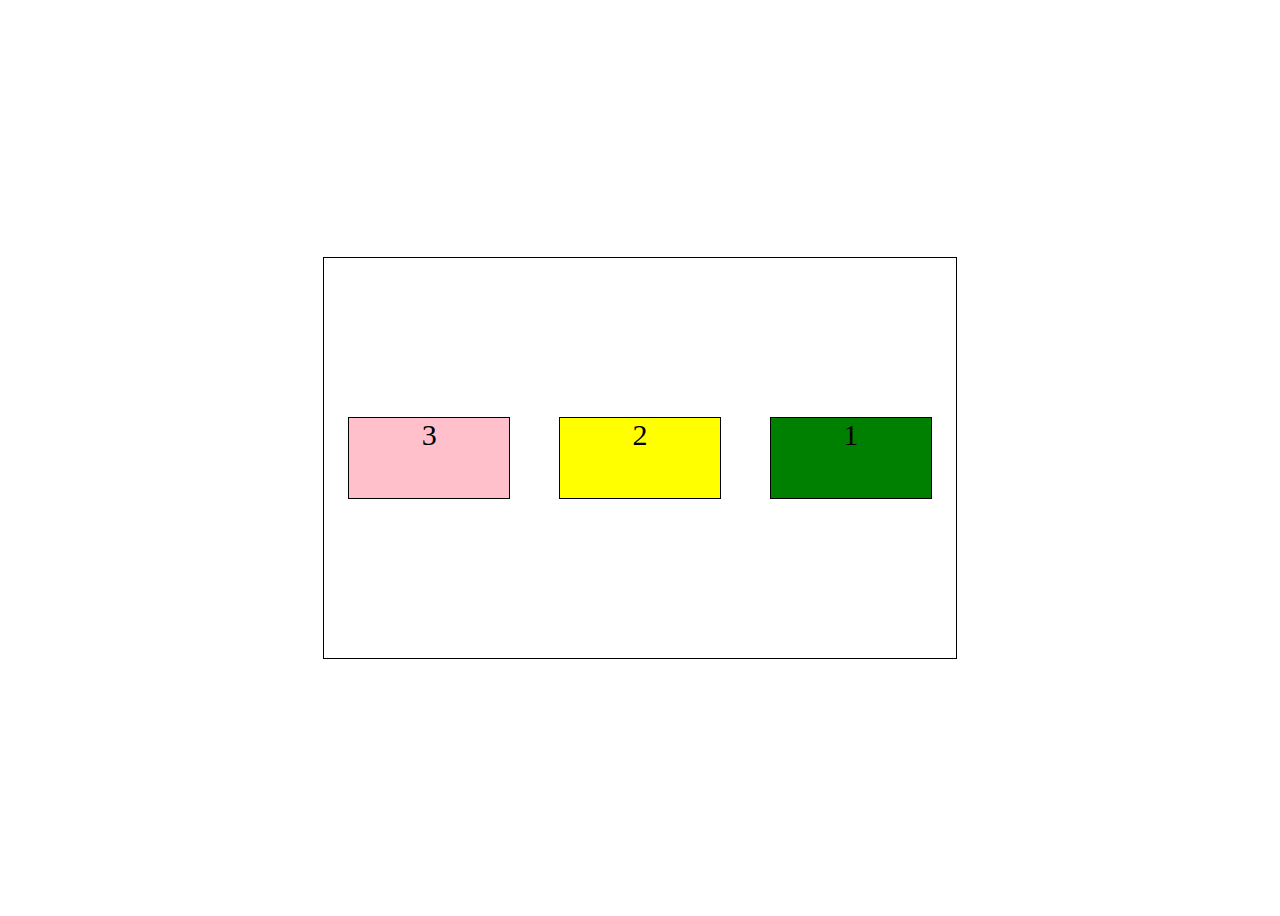
<file: pages/index.html>
<!DOCTYPE html>
<html lang="en">
  <head>
    <meta charset="UTF-8" />
    <meta name="viewport" content="width=device-width, initial-scale=1.0" />
    <title>Document</title>
    <link rel="stylesheet" href="../styles/blah.css" />
  </head>
  <body>
    <div class="container">
      <div class="boxes" id="box1">1</div>
      <div class="boxes" id="box2">2</div>
      <div class="boxes" id="box3">3</div>
      <!-- <div class="boxes" id="box4">4</div>
        <div class="boxes" id="box5">5</div>
        <div class="boxes" id="box6">6</div>
        <div class="boxes" id="box7">7</div>
        <div class="boxes" id="box8">8</div> -->
    </div>
  </body>
</html>
</file>
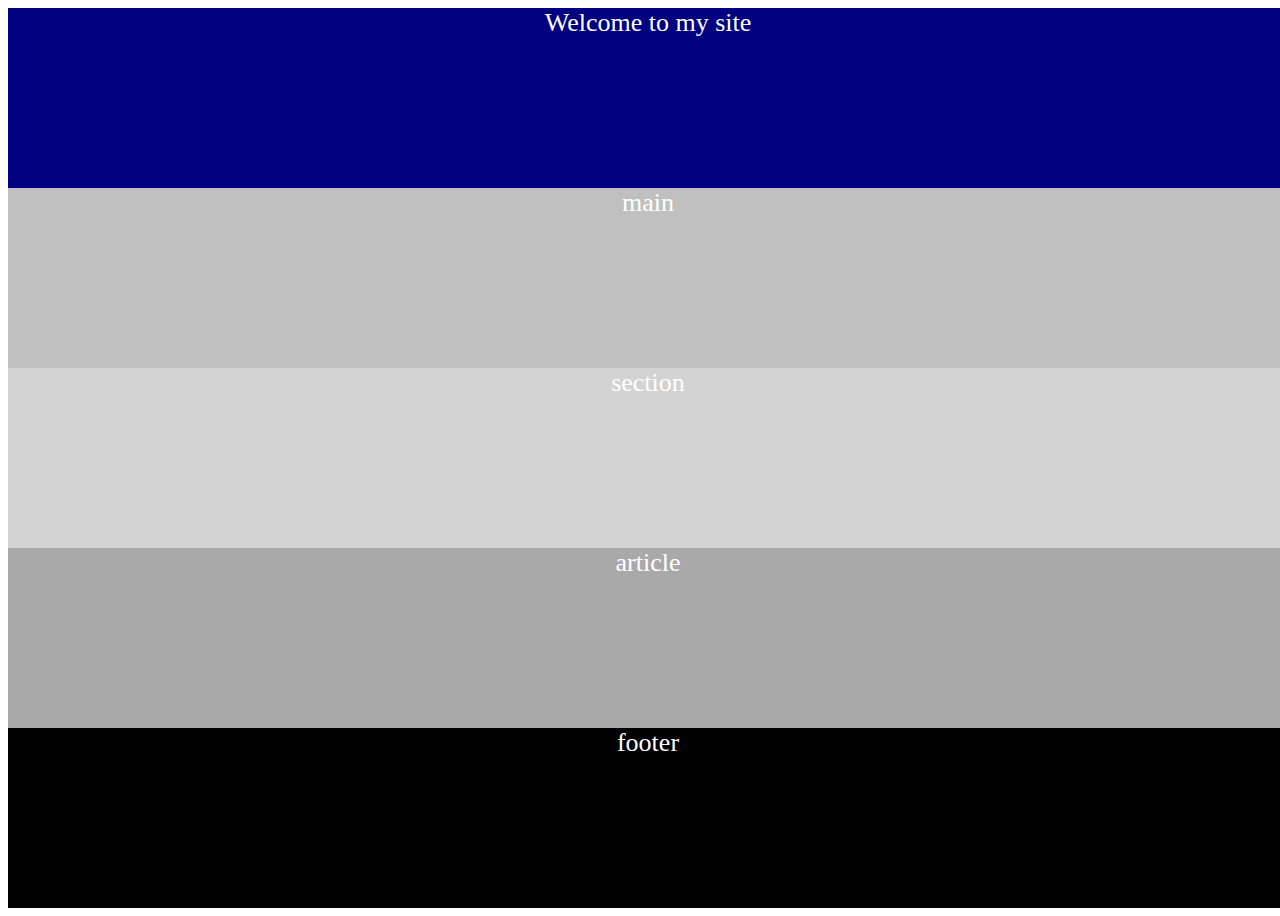
<file: pages/blah.html>
<!DOCTYPE html>
<html lang="en">
  <head></head>
  <body>
    <header>Welcome to my site</header>

    <main>main</main>
    <section>section</section>
    <article>article</article>
    <footer>footer</footer>

    <script src="../js/blah.js"></script>
  </body>
</html>
</file>
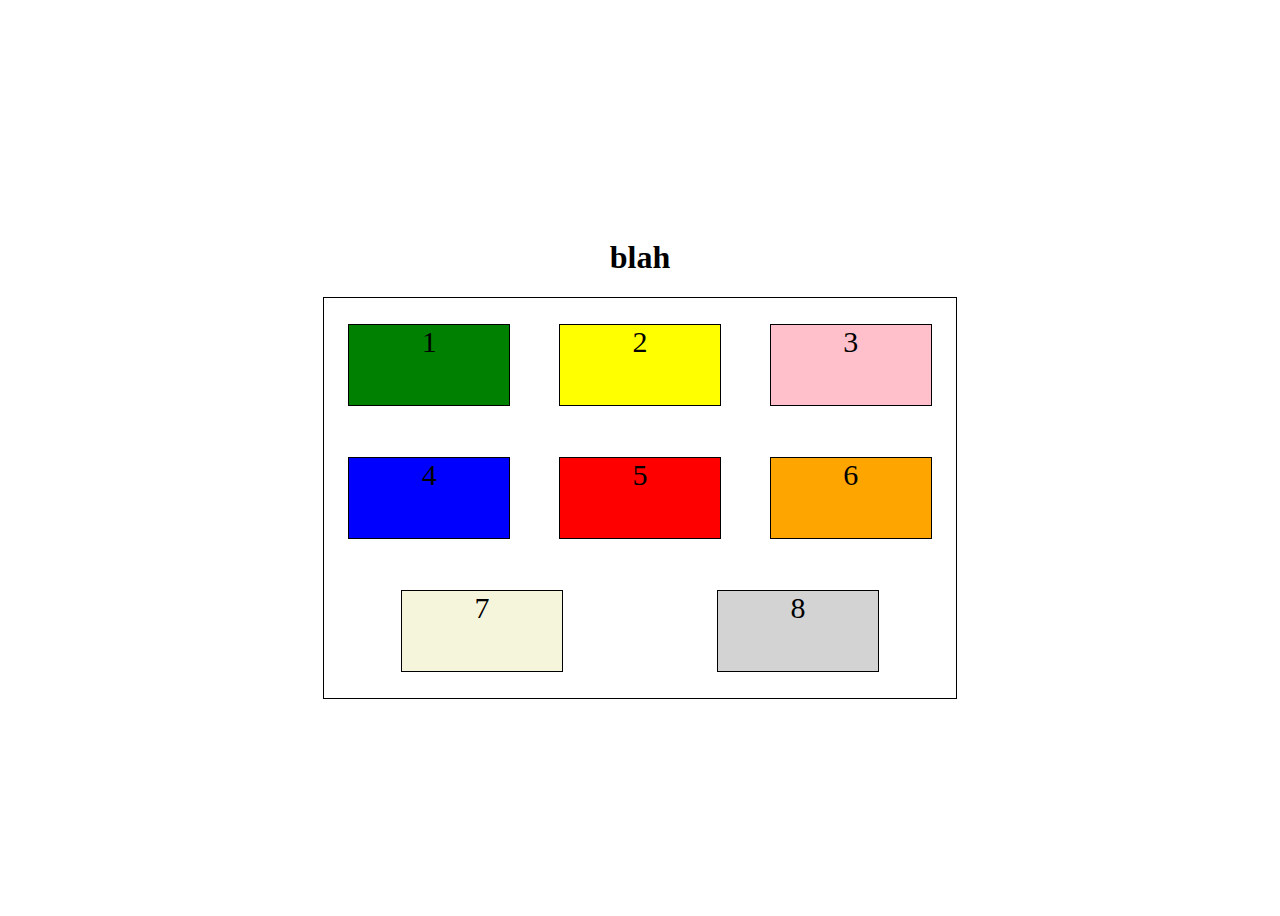
<file: pages/flexbox.html>
<!DOCTYPE html>
<html lang="en">
  <head>
    <meta charset="UTF-8" />
    <meta name="viewport" content="width=device-width, initial-scale=1.0" />
    <title>Document</title>

    <style>
      body {
        height: 100vh;
        display: flex;
        justify-content: center;
        align-items: center;
        flex-direction: column;
      }

      .container {
        height: 400px;
        width: 50%;
        border: 1px solid;
        display: flex;
        flex-wrap: wrap;
        justify-content: space-around;
        align-items: center;
      }

      .boxes {
        border: 0.1px solid;
        width: 160px;
        height: 80px;
        text-align: center;
        font-size: 30px;
      }

      #box1 {
        background-color: green;
      }
      #box2 {
        background-color: yellow;
      }
      #box3 {
        background-color: pink;
      }
      #box4 {
        background-color: blue;
      }
      #box5 {
        background-color: red;
      }
      #box6 {
        background-color: orange;
      }
      #box7 {
        background-color: beige;
      }
      #box8 {
        background-color: lightgrey;
      }
    </style>
  </head>
  <body>
    <h1>blah</h1>
    <div class="container">
      <div class="boxes" id="box1">1</div>
      <div class="boxes" id="box2">2</div>
      <div class="boxes" id="box3">3</div>
      <div class="boxes" id="box4">4</div>
      <div class="boxes" id="box5">5</div>
      <div class="boxes" id="box6">6</div>
      <div class="boxes" id="box7">7</div>
      <div class="boxes" id="box8">8</div>
    </div>
  </body>
</html>
</file>
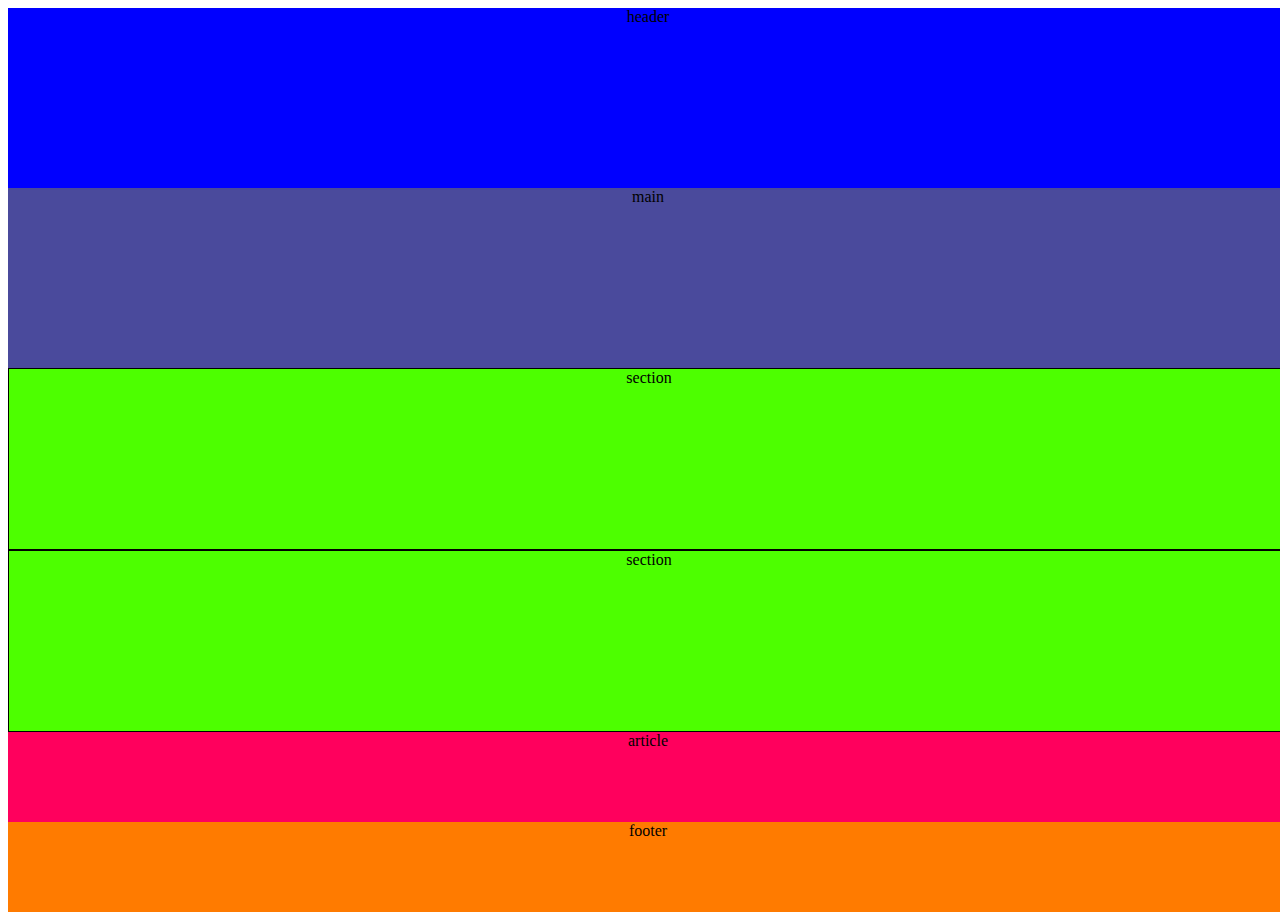
<file: pages/home.html>
<!DOCTYPE html>
<html lang="en">
  <head>
    <meta charset="UTF-8" />
    <meta name="viewport" content="width=device-width, initial-scale=1.0" />
    <title>Document</title>

    <style>
      body {
        text-align: center;
      }
      header {
        height: 20vh;
        width: 100vw;
        background-color: blue;
      }
      main {
        height: 20vh;
        width: 100vw;
        background-color: rgb(74, 74, 156);
      }

      section {
        height: 20vh;
        width: 100vw;
        background-color: rgb(77, 255, 0);
        border: 1px solid black;
      }

      article {
        height: 10vh;
        width: 100vw;
        background-color: rgb(255, 0, 93);
      }

      footer {
        height: 10vh;
        width: 100vw;
        background-color: rgb(255, 123, 0);
      }
    </style>
  </head>
  <body>
    <header>header</header>
    <main>main</main>
    <section>section</section>
    <section>section</section>
    <article>article</article>
    <footer>footer</footer>
  </body>
</html>
</file>
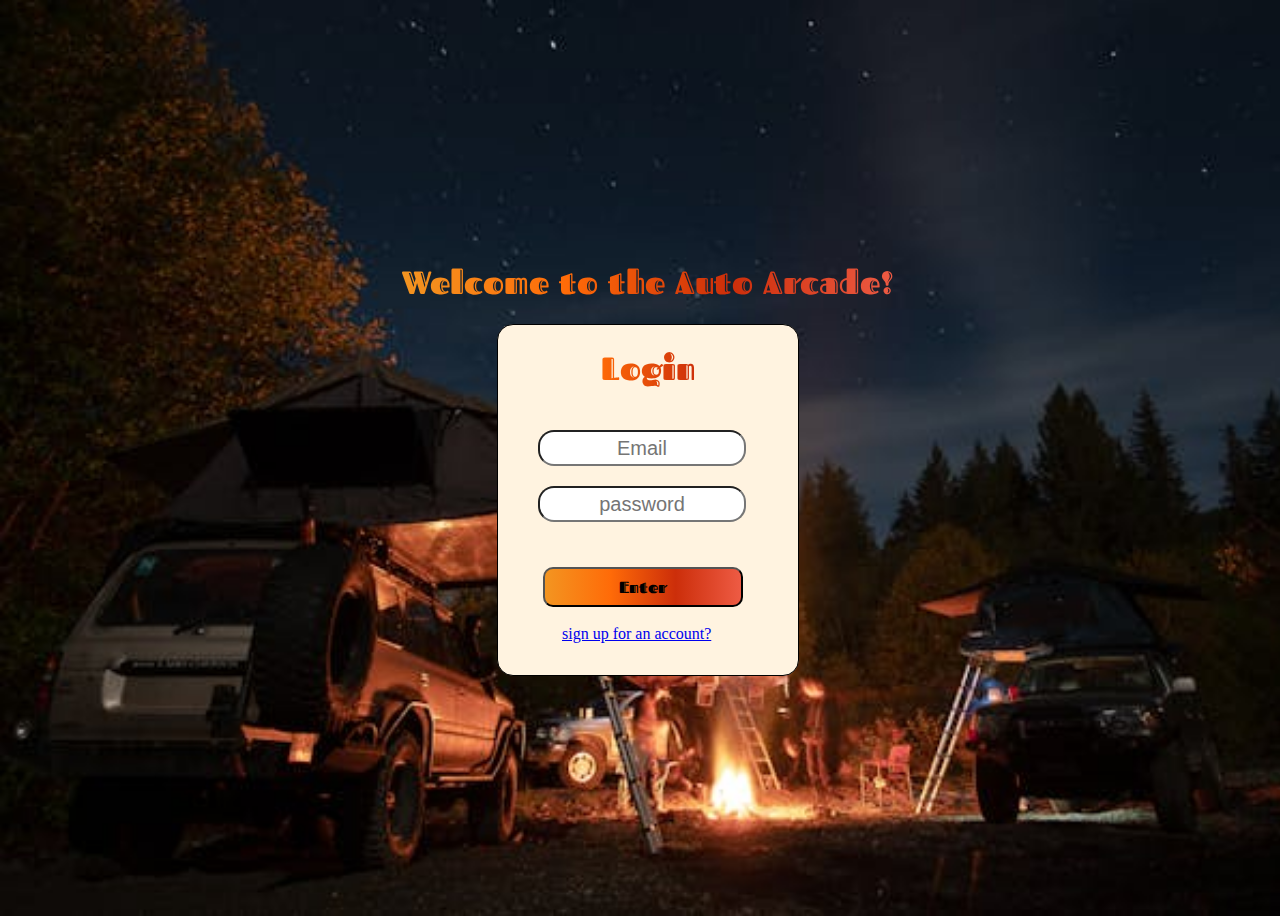
<file: pages/login.html>
<!DOCTYPE html>
<html lang="en">
  <head>
    <meta charset="UTF-8" />
    <meta name="viewport" content="width=device-width, initial-scale=1.0" />
    <title>Document</title>
    <style>
      body {
        background: url("../images/offroad2.jpg") no-repeat;
        background-size: cover;
      }
      h1 {
        font-family: "Fascinate Inline", system-ui;
        text-align: center;
        background: linear-gradient(
          to right,
          #f39521,
          #ff6b08,
          #cc2e0a,
          #ee5b44
        );
        -webkit-text-fill-color: transparent;
        -webkit-background-clip: text;
      }

      form {
        height: 350px;
        width: 300px;
        border: 1px solid black;
        border-radius: 1rem;
        background-color: rgb(255, 243, 224);
      }
      input {
        height: 30px;
        width: 200px;
        margin-top: 20px;
        margin-left: 40px;
        text-align: center;
        font-size: 20px;
        border-radius: 1rem;
      }

      button {
        height: 40px;
        width: 200px;
        border-radius: 10px;
        margin-top: 45px;
        margin-left: 45px;
        font-size: 16px;
        font-family: "Fascinate Inline", system-ui;
        background: linear-gradient(
          to right,
          #f39521,
          #ff6b08,
          #cc2e0a,
          #ee5b44
        );
      }
      button:hover {
        color: white;
        border: 1px solid white;
        cursor: pointer;
      }
      .container {
        height: 100vh;
        width: 100vw;
        display: flex;
        justify-content: center;
        align-items: center;
        flex-direction: column;
      }
    </style>
    <link rel="preconnect" href="https://fonts.googleapis.com" />
    <link rel="preconnect" href="https://fonts.gstatic.com" crossorigin />
    <link
      href="https://fonts.googleapis.com/css2?family=Fascinate+Inline&display=swap"
      rel="stylesheet"
    />
  </head>
  <body>
    <div class="container">
      <h1>Welcome to the Auto Arcade!</h1>
      <form action="home.html">
        <h1>Login</h1>
        <label for="email"></label>
        <input
          type="email"
          name="email"
          placeholder="Email"
          required
          pattern="[a-z0-9._%+-]+@[a-z0-9.-]+\.[a-z]{2,}$"
          title="Enter a valid email"
        />

        <label for="password"></label>
        <input
          type="password"
          name="password"
          placeholder="password"
          required
          pattern="(?=.*[A-Za-z])(?=.*\d)[A-Za-z\d]{8,20}"
          title="Password must be 8-20 characters long, include at least one letter and one number"
        />

        <br />
        <button>Enter</button>
        <br />
        <br />
        <a href="register.html" style="margin-left: 4rem"
          >sign up for an account?</a
        >
      </form>
    </div>
  </body>
</html>
</file>
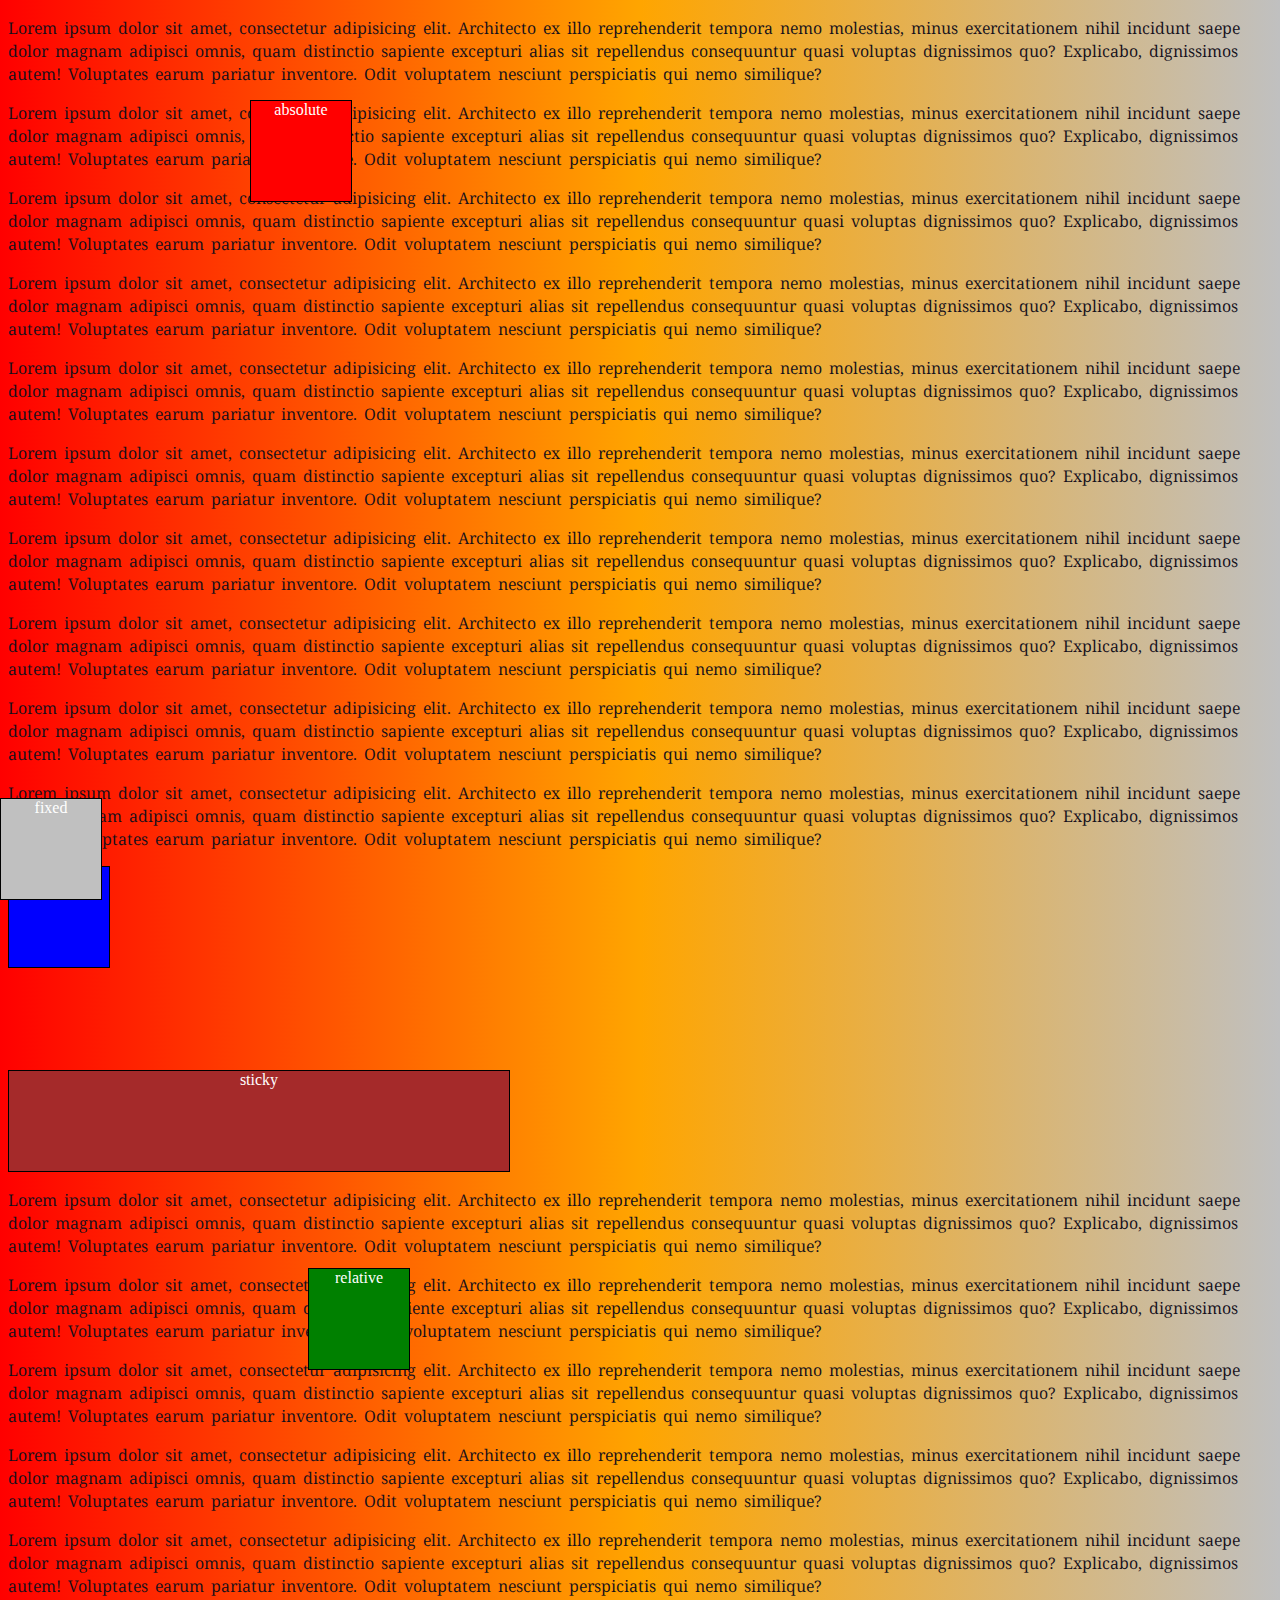
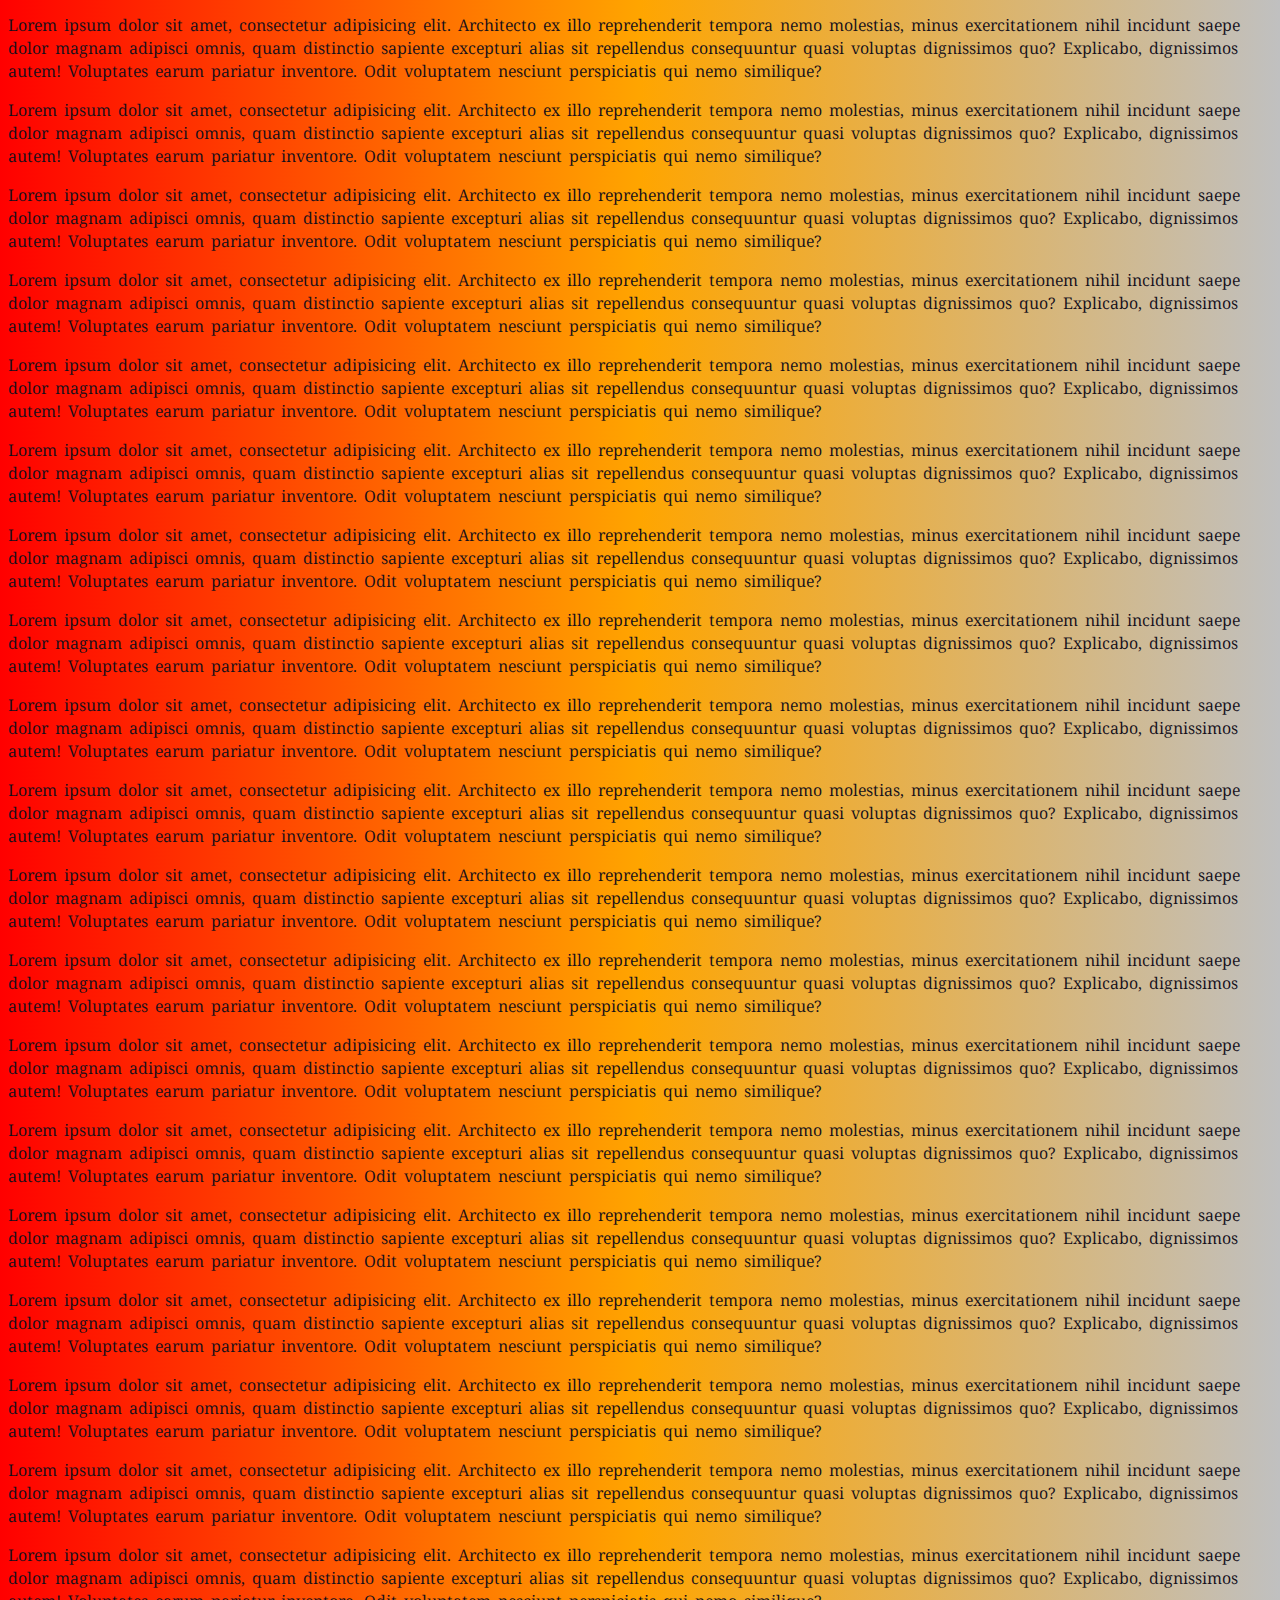
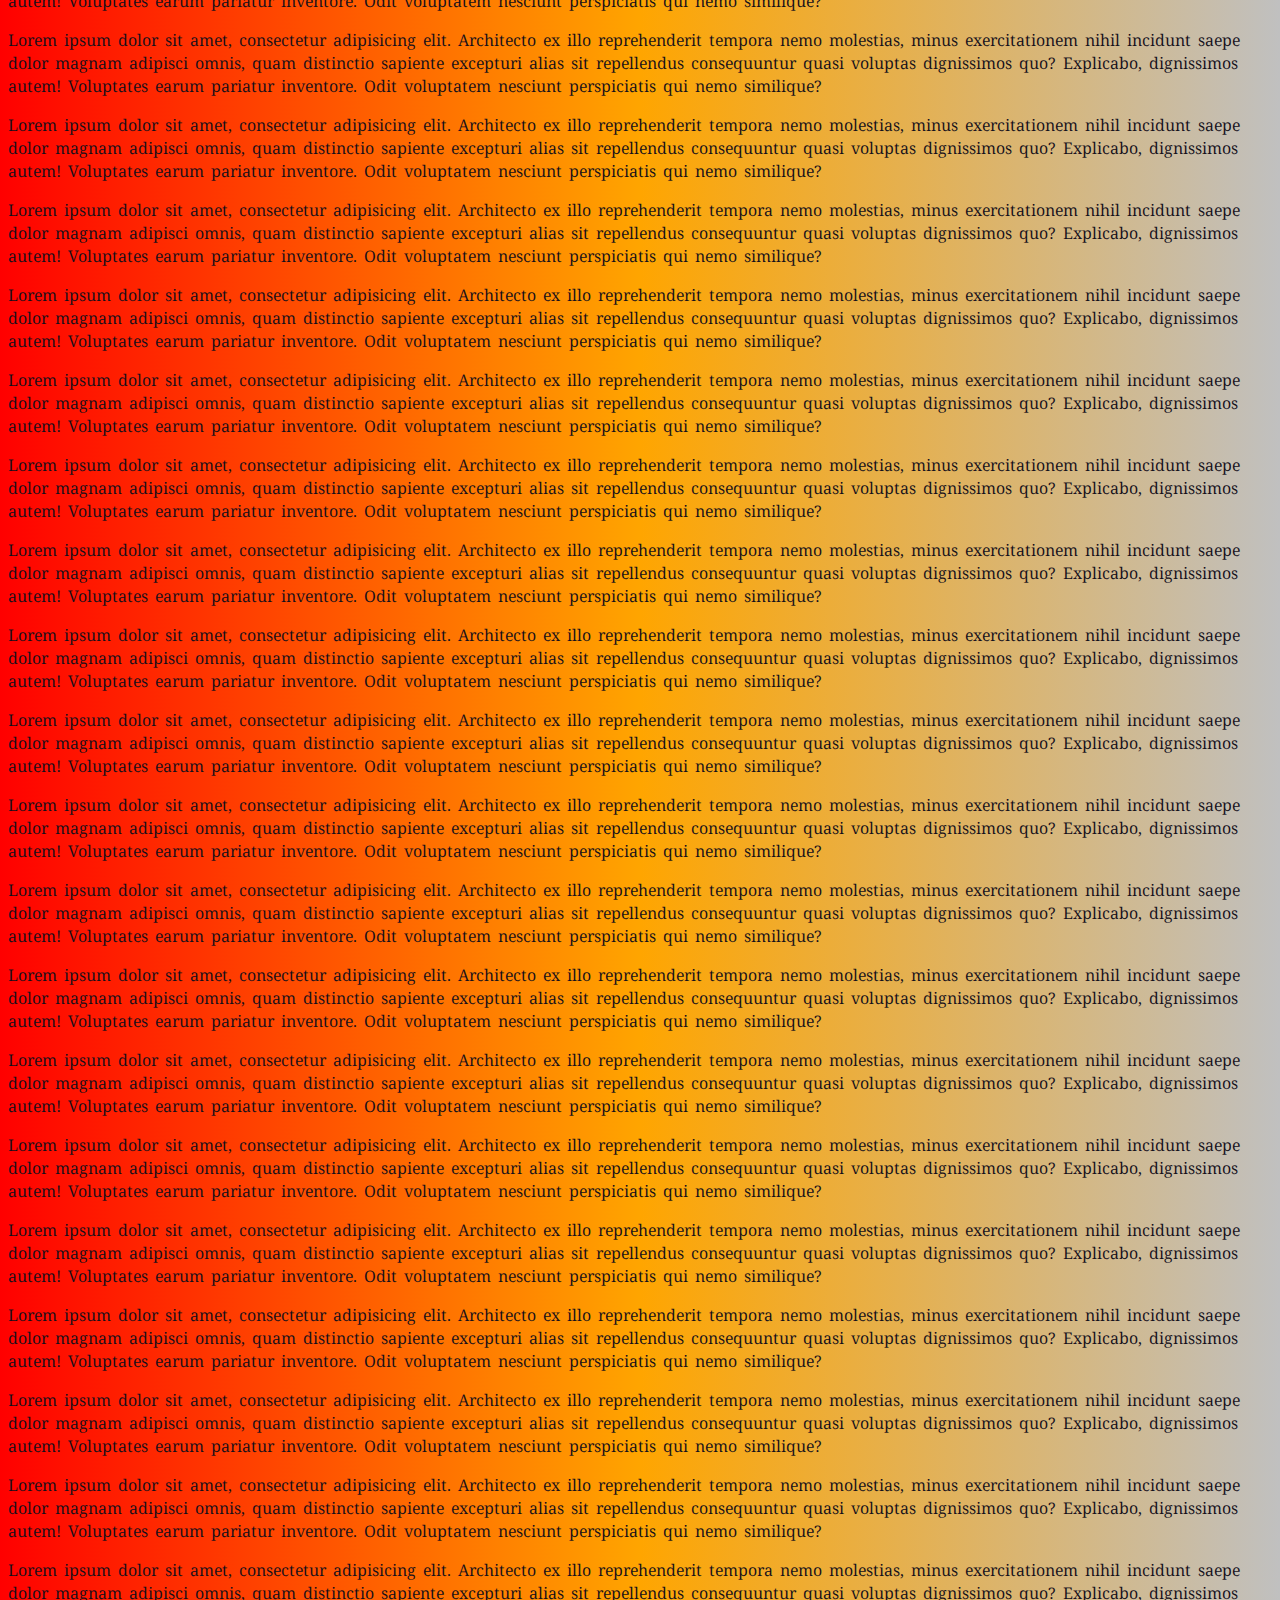
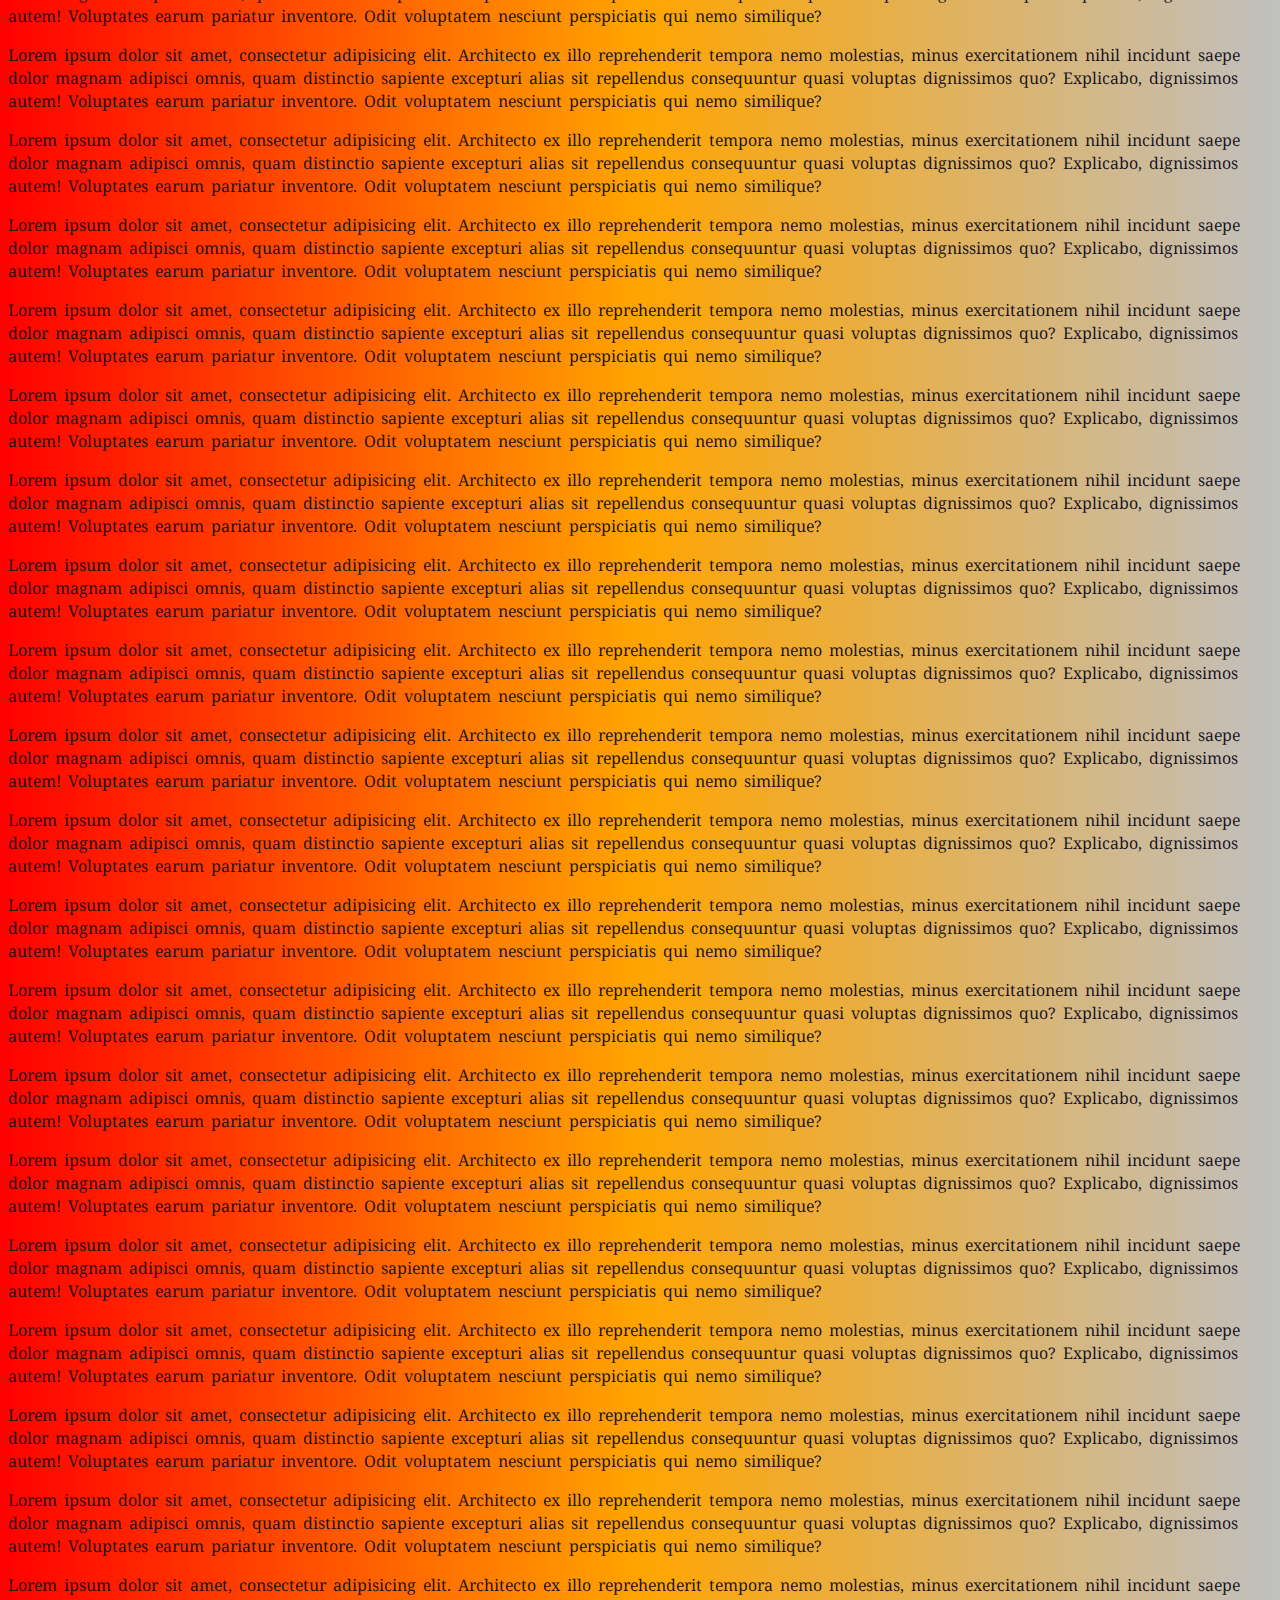
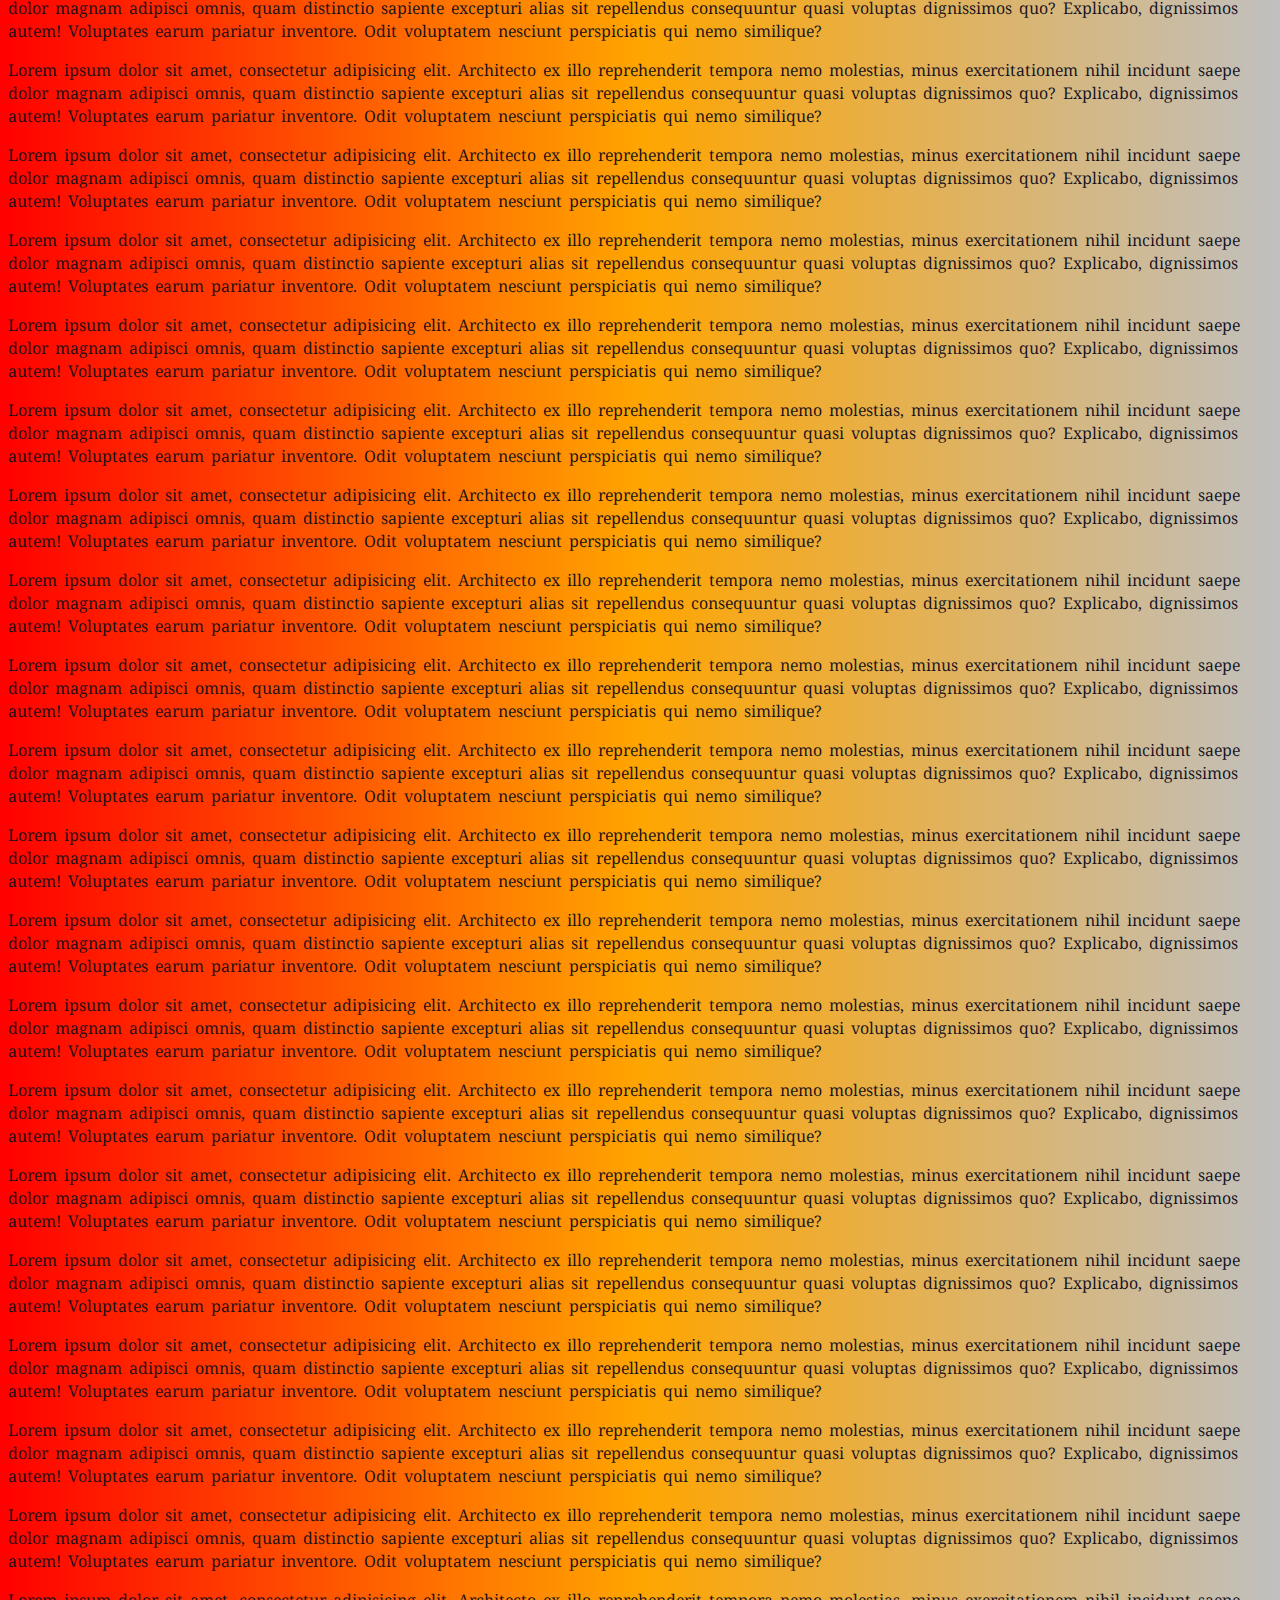
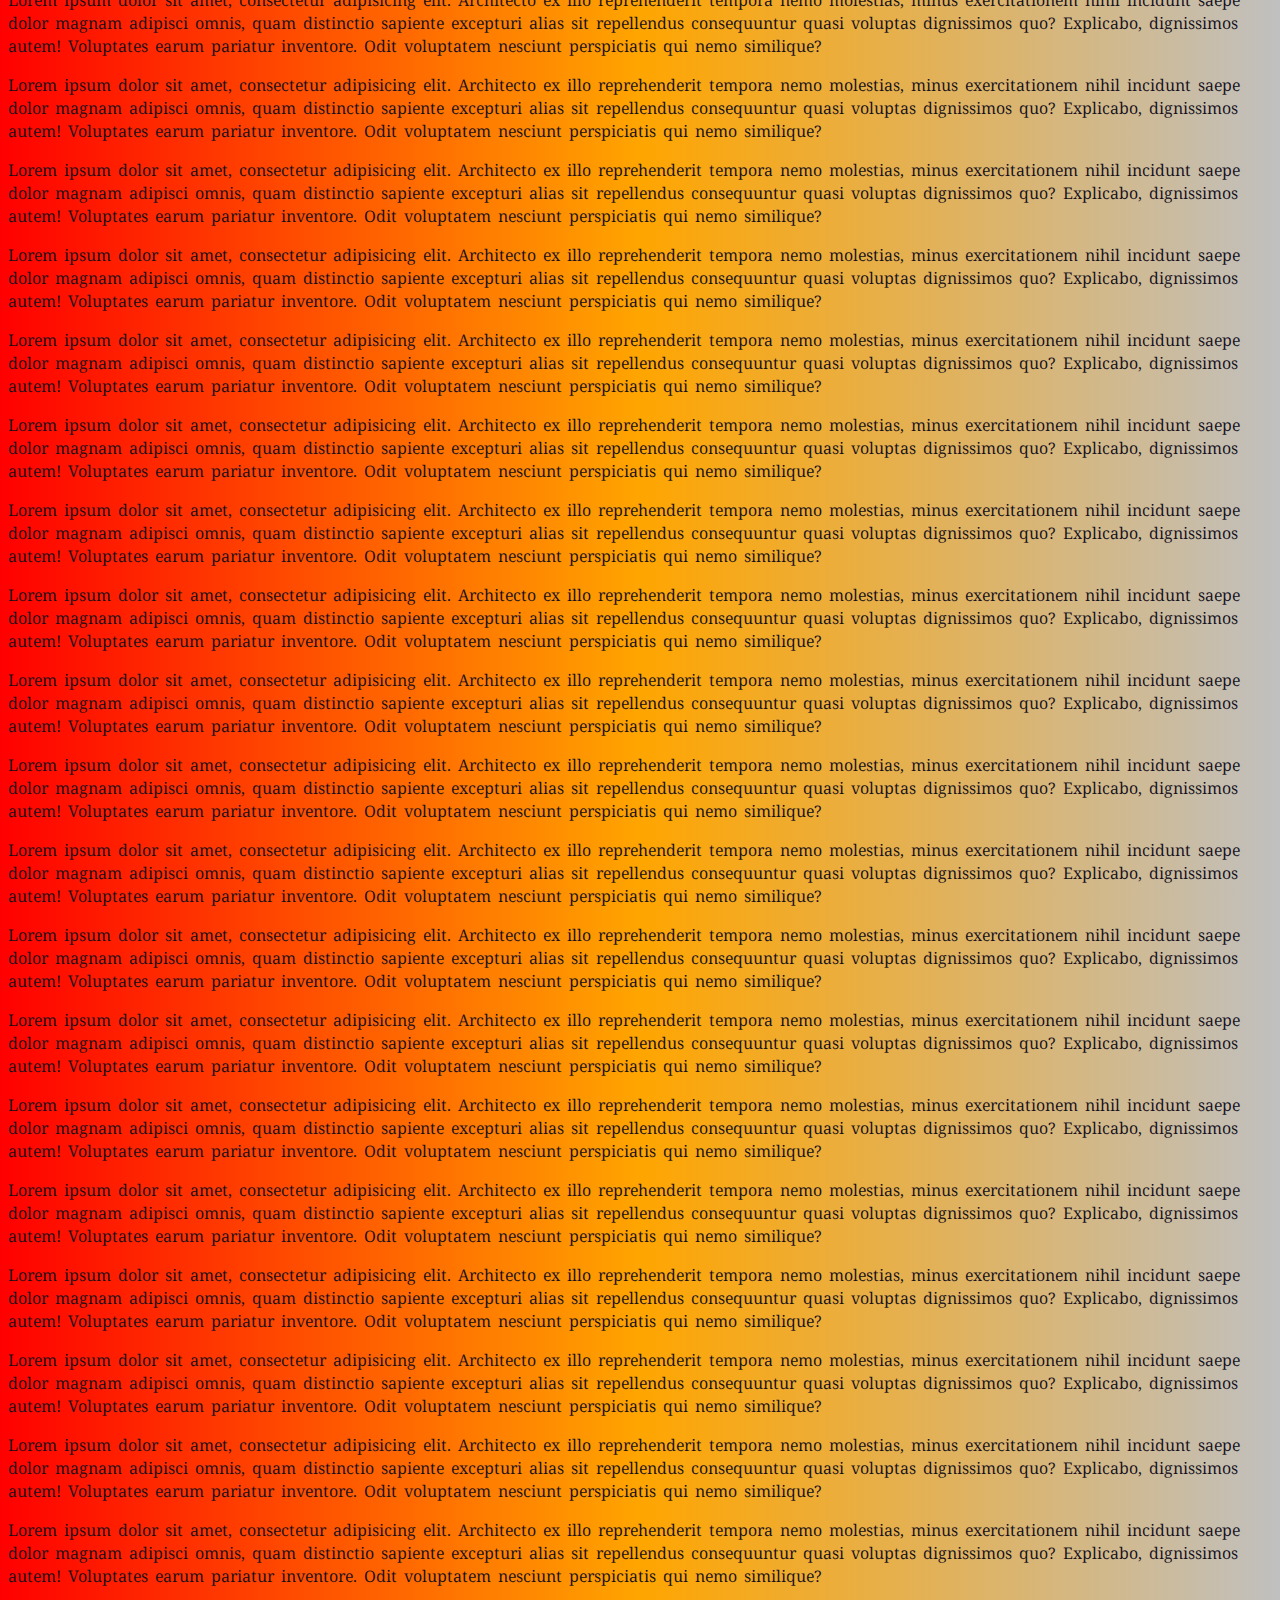
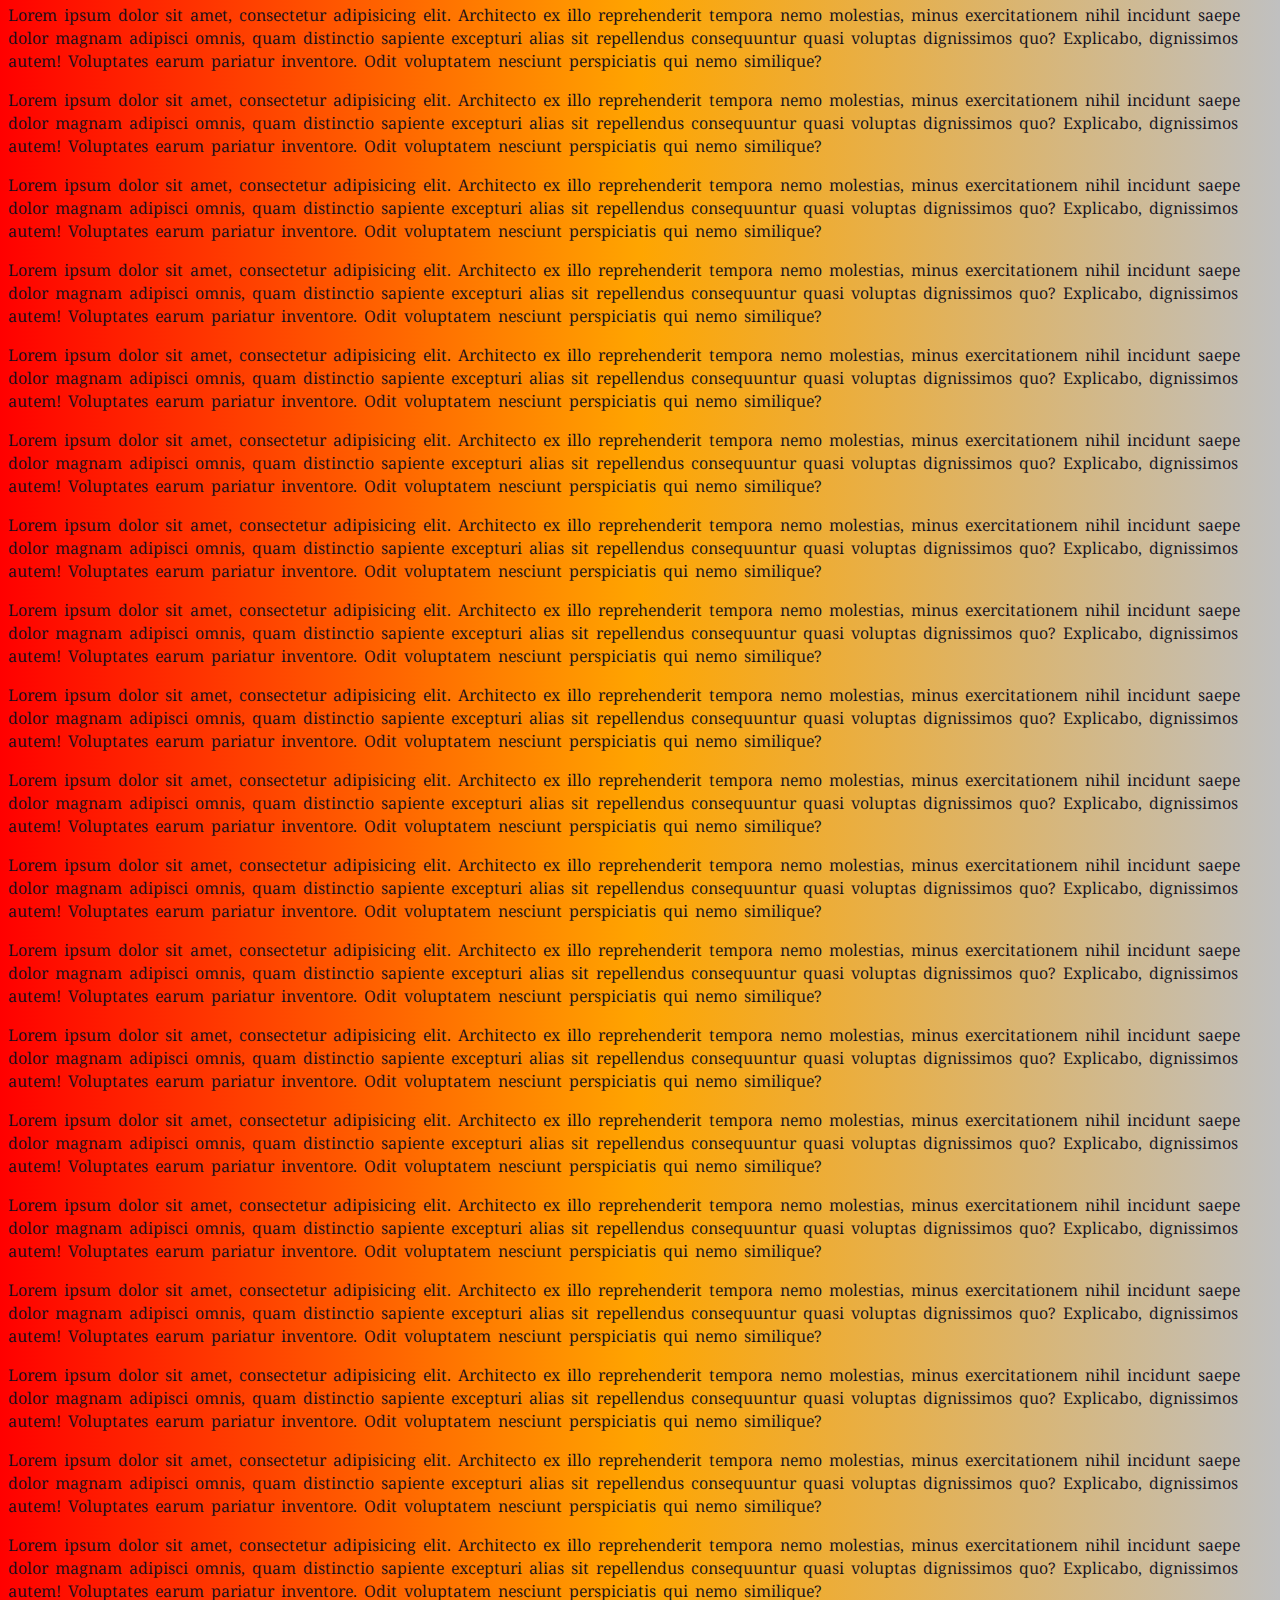
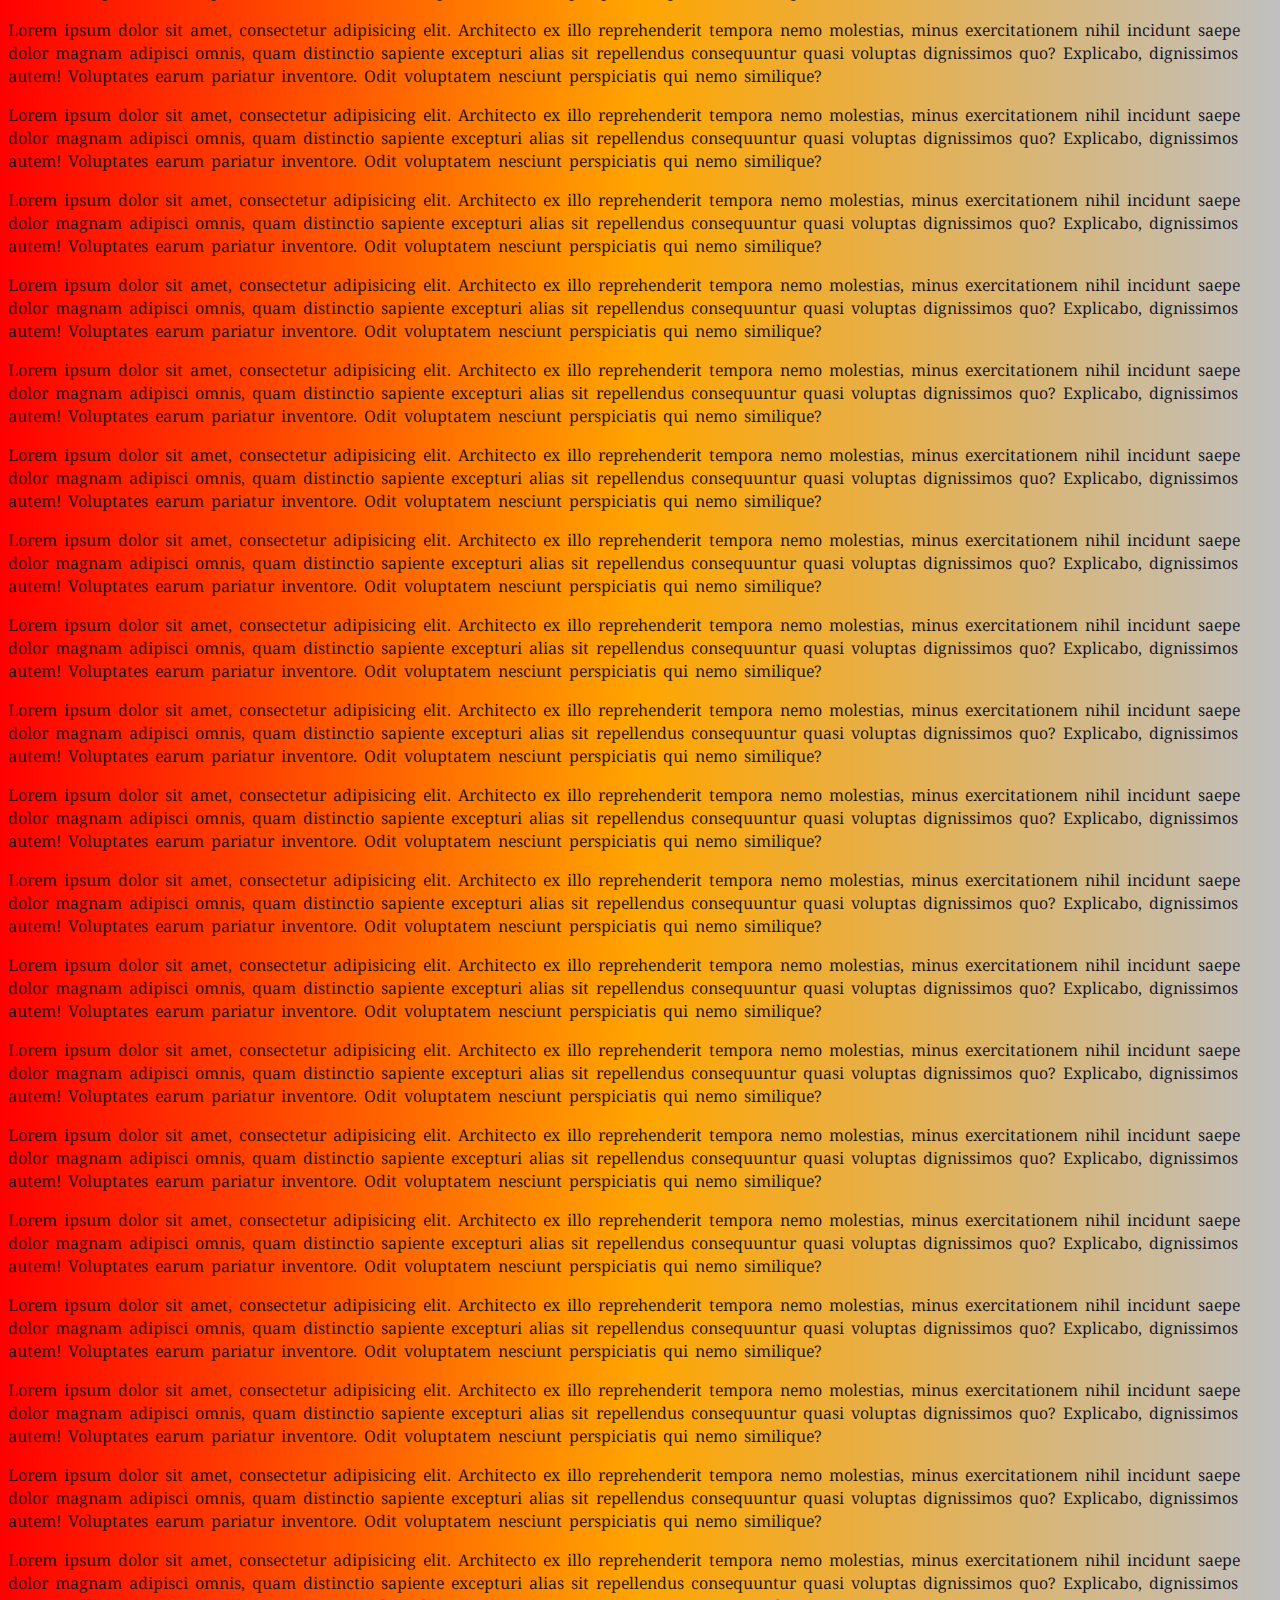
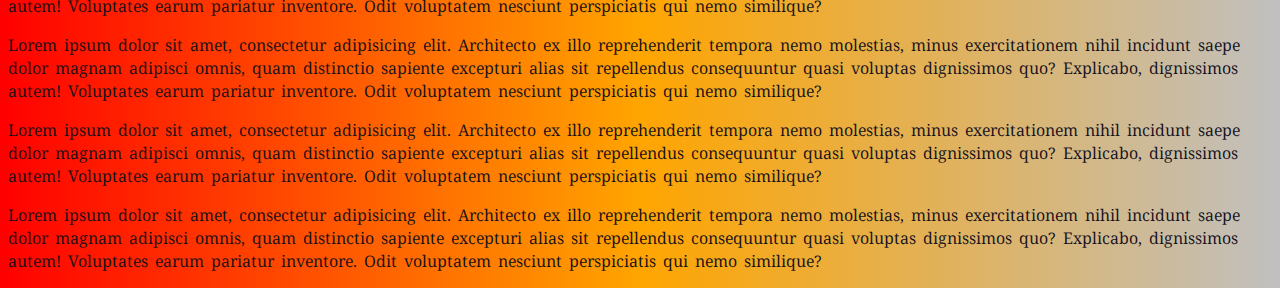
<file: pages/positions.html>
<!DOCTYPE html>
<html lang="en">
  <head>
    <meta charset="UTF-8" />
    <meta name="viewport" content="width=device-width, initial-scale=1.0" />
    <title>Document</title>

    <link rel="preconnect" href="https://fonts.googleapis.com" />
    <link rel="preconnect" href="https://fonts.gstatic.com" crossorigin />
    <link
      href="https://fonts.googleapis.com/css2?family=Bungee+Spice&display=swap"
      rel="stylesheet"
    />

    <link rel="preconnect" href="https://fonts.googleapis.com" />
    <link rel="preconnect" href="https://fonts.gstatic.com" crossorigin />
    <link
      href="https://fonts.googleapis.com/css2?family=Tiny5&display=swap"
      rel="stylesheet"
    />

    <link rel="preconnect" href="https://fonts.googleapis.com" />
    <link rel="preconnect" href="https://fonts.gstatic.com" crossorigin />
    <link
      href="https://fonts.googleapis.com/css2?family=Noto+Serif+Hentaigana:wght@200..900&family=Tiny5&display=swap"
      rel="stylesheet"
    />

    <style>
      body {
        background-image: linear-gradient(to right, red, orange, silver);
      }
      .box {
        height: 100px;
        width: 100px;
        border: 1px solid black;
        text-align: center;
      }

      p {
        font-family: "Noto Serif Hentaigana", serif;
        font-size: 1rem;

        color: #140f1b;
      }
      #one {
        background-color: blue;
        color: white;
        position: static;
      }

      #two {
        background-color: red;
        color: white;
        position: absolute;
        top: 100px;
        left: 250px;
      }

      #three {
        background-color: green;
        color: white;
        position: relative;
        top: 300px;
        left: 300px;
      }

      #four {
        background-color: brown;
        color: white;
        position: sticky;
        top: 0;
        width: 500px;
      }

      #five {
        background-color: silver;
        color: white;
        position: fixed;
        bottom: 0;
        left: 0;
      }
    </style>
  </head>
  <body>
    <p>
      Lorem ipsum dolor sit amet, consectetur adipisicing elit. Architecto ex
      illo reprehenderit tempora nemo molestias, minus exercitationem nihil
      incidunt saepe dolor magnam adipisci omnis, quam distinctio sapiente
      excepturi alias sit repellendus consequuntur quasi voluptas dignissimos
      quo? Explicabo, dignissimos autem! Voluptates earum pariatur inventore.
      Odit voluptatem nesciunt perspiciatis qui nemo similique?
    </p>
    <p>
      Lorem ipsum dolor sit amet, consectetur adipisicing elit. Architecto ex
      illo reprehenderit tempora nemo molestias, minus exercitationem nihil
      incidunt saepe dolor magnam adipisci omnis, quam distinctio sapiente
      excepturi alias sit repellendus consequuntur quasi voluptas dignissimos
      quo? Explicabo, dignissimos autem! Voluptates earum pariatur inventore.
      Odit voluptatem nesciunt perspiciatis qui nemo similique?
    </p>
    <p>
      Lorem ipsum dolor sit amet, consectetur adipisicing elit. Architecto ex
      illo reprehenderit tempora nemo molestias, minus exercitationem nihil
      incidunt saepe dolor magnam adipisci omnis, quam distinctio sapiente
      excepturi alias sit repellendus consequuntur quasi voluptas dignissimos
      quo? Explicabo, dignissimos autem! Voluptates earum pariatur inventore.
      Odit voluptatem nesciunt perspiciatis qui nemo similique?
    </p>
    <p>
      Lorem ipsum dolor sit amet, consectetur adipisicing elit. Architecto ex
      illo reprehenderit tempora nemo molestias, minus exercitationem nihil
      incidunt saepe dolor magnam adipisci omnis, quam distinctio sapiente
      excepturi alias sit repellendus consequuntur quasi voluptas dignissimos
      quo? Explicabo, dignissimos autem! Voluptates earum pariatur inventore.
      Odit voluptatem nesciunt perspiciatis qui nemo similique?
    </p>
    <p>
      Lorem ipsum dolor sit amet, consectetur adipisicing elit. Architecto ex
      illo reprehenderit tempora nemo molestias, minus exercitationem nihil
      incidunt saepe dolor magnam adipisci omnis, quam distinctio sapiente
      excepturi alias sit repellendus consequuntur quasi voluptas dignissimos
      quo? Explicabo, dignissimos autem! Voluptates earum pariatur inventore.
      Odit voluptatem nesciunt perspiciatis qui nemo similique?
    </p>
    <p>
      Lorem ipsum dolor sit amet, consectetur adipisicing elit. Architecto ex
      illo reprehenderit tempora nemo molestias, minus exercitationem nihil
      incidunt saepe dolor magnam adipisci omnis, quam distinctio sapiente
      excepturi alias sit repellendus consequuntur quasi voluptas dignissimos
      quo? Explicabo, dignissimos autem! Voluptates earum pariatur inventore.
      Odit voluptatem nesciunt perspiciatis qui nemo similique?
    </p>
    <p>
      Lorem ipsum dolor sit amet, consectetur adipisicing elit. Architecto ex
      illo reprehenderit tempora nemo molestias, minus exercitationem nihil
      incidunt saepe dolor magnam adipisci omnis, quam distinctio sapiente
      excepturi alias sit repellendus consequuntur quasi voluptas dignissimos
      quo? Explicabo, dignissimos autem! Voluptates earum pariatur inventore.
      Odit voluptatem nesciunt perspiciatis qui nemo similique?
    </p>
    <p>
      Lorem ipsum dolor sit amet, consectetur adipisicing elit. Architecto ex
      illo reprehenderit tempora nemo molestias, minus exercitationem nihil
      incidunt saepe dolor magnam adipisci omnis, quam distinctio sapiente
      excepturi alias sit repellendus consequuntur quasi voluptas dignissimos
      quo? Explicabo, dignissimos autem! Voluptates earum pariatur inventore.
      Odit voluptatem nesciunt perspiciatis qui nemo similique?
    </p>
    <p>
      Lorem ipsum dolor sit amet, consectetur adipisicing elit. Architecto ex
      illo reprehenderit tempora nemo molestias, minus exercitationem nihil
      incidunt saepe dolor magnam adipisci omnis, quam distinctio sapiente
      excepturi alias sit repellendus consequuntur quasi voluptas dignissimos
      quo? Explicabo, dignissimos autem! Voluptates earum pariatur inventore.
      Odit voluptatem nesciunt perspiciatis qui nemo similique?
    </p>
    <p>
      Lorem ipsum dolor sit amet, consectetur adipisicing elit. Architecto ex
      illo reprehenderit tempora nemo molestias, minus exercitationem nihil
      incidunt saepe dolor magnam adipisci omnis, quam distinctio sapiente
      excepturi alias sit repellendus consequuntur quasi voluptas dignissimos
      quo? Explicabo, dignissimos autem! Voluptates earum pariatur inventore.
      Odit voluptatem nesciunt perspiciatis qui nemo similique?
    </p>

    <div class="box" id="one">static</div>
    <div class="box" id="two">absolute</div>
    <div class="box" id="three">relative</div>
    <div class="box" id="four">sticky</div>
    <div class="box" id="five">fixed</div>
    <p>
      Lorem ipsum dolor sit amet, consectetur adipisicing elit. Architecto ex
      illo reprehenderit tempora nemo molestias, minus exercitationem nihil
      incidunt saepe dolor magnam adipisci omnis, quam distinctio sapiente
      excepturi alias sit repellendus consequuntur quasi voluptas dignissimos
      quo? Explicabo, dignissimos autem! Voluptates earum pariatur inventore.
      Odit voluptatem nesciunt perspiciatis qui nemo similique?
    </p>
    <p>
      Lorem ipsum dolor sit amet, consectetur adipisicing elit. Architecto ex
      illo reprehenderit tempora nemo molestias, minus exercitationem nihil
      incidunt saepe dolor magnam adipisci omnis, quam distinctio sapiente
      excepturi alias sit repellendus consequuntur quasi voluptas dignissimos
      quo? Explicabo, dignissimos autem! Voluptates earum pariatur inventore.
      Odit voluptatem nesciunt perspiciatis qui nemo similique?
    </p>
    <p>
      Lorem ipsum dolor sit amet, consectetur adipisicing elit. Architecto ex
      illo reprehenderit tempora nemo molestias, minus exercitationem nihil
      incidunt saepe dolor magnam adipisci omnis, quam distinctio sapiente
      excepturi alias sit repellendus consequuntur quasi voluptas dignissimos
      quo? Explicabo, dignissimos autem! Voluptates earum pariatur inventore.
      Odit voluptatem nesciunt perspiciatis qui nemo similique?
    </p>
    <p>
      Lorem ipsum dolor sit amet, consectetur adipisicing elit. Architecto ex
      illo reprehenderit tempora nemo molestias, minus exercitationem nihil
      incidunt saepe dolor magnam adipisci omnis, quam distinctio sapiente
      excepturi alias sit repellendus consequuntur quasi voluptas dignissimos
      quo? Explicabo, dignissimos autem! Voluptates earum pariatur inventore.
      Odit voluptatem nesciunt perspiciatis qui nemo similique?
    </p>
    <p>
      Lorem ipsum dolor sit amet, consectetur adipisicing elit. Architecto ex
      illo reprehenderit tempora nemo molestias, minus exercitationem nihil
      incidunt saepe dolor magnam adipisci omnis, quam distinctio sapiente
      excepturi alias sit repellendus consequuntur quasi voluptas dignissimos
      quo? Explicabo, dignissimos autem! Voluptates earum pariatur inventore.
      Odit voluptatem nesciunt perspiciatis qui nemo similique?
    </p>
    <p>
      Lorem ipsum dolor sit amet, consectetur adipisicing elit. Architecto ex
      illo reprehenderit tempora nemo molestias, minus exercitationem nihil
      incidunt saepe dolor magnam adipisci omnis, quam distinctio sapiente
      excepturi alias sit repellendus consequuntur quasi voluptas dignissimos
      quo? Explicabo, dignissimos autem! Voluptates earum pariatur inventore.
      Odit voluptatem nesciunt perspiciatis qui nemo similique?
    </p>
    <p>
      Lorem ipsum dolor sit amet, consectetur adipisicing elit. Architecto ex
      illo reprehenderit tempora nemo molestias, minus exercitationem nihil
      incidunt saepe dolor magnam adipisci omnis, quam distinctio sapiente
      excepturi alias sit repellendus consequuntur quasi voluptas dignissimos
      quo? Explicabo, dignissimos autem! Voluptates earum pariatur inventore.
      Odit voluptatem nesciunt perspiciatis qui nemo similique?
    </p>
    <p>
      Lorem ipsum dolor sit amet, consectetur adipisicing elit. Architecto ex
      illo reprehenderit tempora nemo molestias, minus exercitationem nihil
      incidunt saepe dolor magnam adipisci omnis, quam distinctio sapiente
      excepturi alias sit repellendus consequuntur quasi voluptas dignissimos
      quo? Explicabo, dignissimos autem! Voluptates earum pariatur inventore.
      Odit voluptatem nesciunt perspiciatis qui nemo similique?
    </p>
    <p>
      Lorem ipsum dolor sit amet, consectetur adipisicing elit. Architecto ex
      illo reprehenderit tempora nemo molestias, minus exercitationem nihil
      incidunt saepe dolor magnam adipisci omnis, quam distinctio sapiente
      excepturi alias sit repellendus consequuntur quasi voluptas dignissimos
      quo? Explicabo, dignissimos autem! Voluptates earum pariatur inventore.
      Odit voluptatem nesciunt perspiciatis qui nemo similique?
    </p>

    <p>
      Lorem ipsum dolor sit amet, consectetur adipisicing elit. Architecto ex
      illo reprehenderit tempora nemo molestias, minus exercitationem nihil
      incidunt saepe dolor magnam adipisci omnis, quam distinctio sapiente
      excepturi alias sit repellendus consequuntur quasi voluptas dignissimos
      quo? Explicabo, dignissimos autem! Voluptates earum pariatur inventore.
      Odit voluptatem nesciunt perspiciatis qui nemo similique?
    </p>
    <p>
      Lorem ipsum dolor sit amet, consectetur adipisicing elit. Architecto ex
      illo reprehenderit tempora nemo molestias, minus exercitationem nihil
      incidunt saepe dolor magnam adipisci omnis, quam distinctio sapiente
      excepturi alias sit repellendus consequuntur quasi voluptas dignissimos
      quo? Explicabo, dignissimos autem! Voluptates earum pariatur inventore.
      Odit voluptatem nesciunt perspiciatis qui nemo similique?
    </p>
    <p>
      Lorem ipsum dolor sit amet, consectetur adipisicing elit. Architecto ex
      illo reprehenderit tempora nemo molestias, minus exercitationem nihil
      incidunt saepe dolor magnam adipisci omnis, quam distinctio sapiente
      excepturi alias sit repellendus consequuntur quasi voluptas dignissimos
      quo? Explicabo, dignissimos autem! Voluptates earum pariatur inventore.
      Odit voluptatem nesciunt perspiciatis qui nemo similique?
    </p>
    <p>
      Lorem ipsum dolor sit amet, consectetur adipisicing elit. Architecto ex
      illo reprehenderit tempora nemo molestias, minus exercitationem nihil
      incidunt saepe dolor magnam adipisci omnis, quam distinctio sapiente
      excepturi alias sit repellendus consequuntur quasi voluptas dignissimos
      quo? Explicabo, dignissimos autem! Voluptates earum pariatur inventore.
      Odit voluptatem nesciunt perspiciatis qui nemo similique?
    </p>
    <p>
      Lorem ipsum dolor sit amet, consectetur adipisicing elit. Architecto ex
      illo reprehenderit tempora nemo molestias, minus exercitationem nihil
      incidunt saepe dolor magnam adipisci omnis, quam distinctio sapiente
      excepturi alias sit repellendus consequuntur quasi voluptas dignissimos
      quo? Explicabo, dignissimos autem! Voluptates earum pariatur inventore.
      Odit voluptatem nesciunt perspiciatis qui nemo similique?
    </p>
    <p>
      Lorem ipsum dolor sit amet, consectetur adipisicing elit. Architecto ex
      illo reprehenderit tempora nemo molestias, minus exercitationem nihil
      incidunt saepe dolor magnam adipisci omnis, quam distinctio sapiente
      excepturi alias sit repellendus consequuntur quasi voluptas dignissimos
      quo? Explicabo, dignissimos autem! Voluptates earum pariatur inventore.
      Odit voluptatem nesciunt perspiciatis qui nemo similique?
    </p>
    <p>
      Lorem ipsum dolor sit amet, consectetur adipisicing elit. Architecto ex
      illo reprehenderit tempora nemo molestias, minus exercitationem nihil
      incidunt saepe dolor magnam adipisci omnis, quam distinctio sapiente
      excepturi alias sit repellendus consequuntur quasi voluptas dignissimos
      quo? Explicabo, dignissimos autem! Voluptates earum pariatur inventore.
      Odit voluptatem nesciunt perspiciatis qui nemo similique?
    </p>
    <p>
      Lorem ipsum dolor sit amet, consectetur adipisicing elit. Architecto ex
      illo reprehenderit tempora nemo molestias, minus exercitationem nihil
      incidunt saepe dolor magnam adipisci omnis, quam distinctio sapiente
      excepturi alias sit repellendus consequuntur quasi voluptas dignissimos
      quo? Explicabo, dignissimos autem! Voluptates earum pariatur inventore.
      Odit voluptatem nesciunt perspiciatis qui nemo similique?
    </p>
    <p>
      Lorem ipsum dolor sit amet, consectetur adipisicing elit. Architecto ex
      illo reprehenderit tempora nemo molestias, minus exercitationem nihil
      incidunt saepe dolor magnam adipisci omnis, quam distinctio sapiente
      excepturi alias sit repellendus consequuntur quasi voluptas dignissimos
      quo? Explicabo, dignissimos autem! Voluptates earum pariatur inventore.
      Odit voluptatem nesciunt perspiciatis qui nemo similique?
    </p>
    <p>
      Lorem ipsum dolor sit amet, consectetur adipisicing elit. Architecto ex
      illo reprehenderit tempora nemo molestias, minus exercitationem nihil
      incidunt saepe dolor magnam adipisci omnis, quam distinctio sapiente
      excepturi alias sit repellendus consequuntur quasi voluptas dignissimos
      quo? Explicabo, dignissimos autem! Voluptates earum pariatur inventore.
      Odit voluptatem nesciunt perspiciatis qui nemo similique?
    </p>
    <p>
      Lorem ipsum dolor sit amet, consectetur adipisicing elit. Architecto ex
      illo reprehenderit tempora nemo molestias, minus exercitationem nihil
      incidunt saepe dolor magnam adipisci omnis, quam distinctio sapiente
      excepturi alias sit repellendus consequuntur quasi voluptas dignissimos
      quo? Explicabo, dignissimos autem! Voluptates earum pariatur inventore.
      Odit voluptatem nesciunt perspiciatis qui nemo similique?
    </p>
    <p>
      Lorem ipsum dolor sit amet, consectetur adipisicing elit. Architecto ex
      illo reprehenderit tempora nemo molestias, minus exercitationem nihil
      incidunt saepe dolor magnam adipisci omnis, quam distinctio sapiente
      excepturi alias sit repellendus consequuntur quasi voluptas dignissimos
      quo? Explicabo, dignissimos autem! Voluptates earum pariatur inventore.
      Odit voluptatem nesciunt perspiciatis qui nemo similique?
    </p>
    <p>
      Lorem ipsum dolor sit amet, consectetur adipisicing elit. Architecto ex
      illo reprehenderit tempora nemo molestias, minus exercitationem nihil
      incidunt saepe dolor magnam adipisci omnis, quam distinctio sapiente
      excepturi alias sit repellendus consequuntur quasi voluptas dignissimos
      quo? Explicabo, dignissimos autem! Voluptates earum pariatur inventore.
      Odit voluptatem nesciunt perspiciatis qui nemo similique?
    </p>
    <p>
      Lorem ipsum dolor sit amet, consectetur adipisicing elit. Architecto ex
      illo reprehenderit tempora nemo molestias, minus exercitationem nihil
      incidunt saepe dolor magnam adipisci omnis, quam distinctio sapiente
      excepturi alias sit repellendus consequuntur quasi voluptas dignissimos
      quo? Explicabo, dignissimos autem! Voluptates earum pariatur inventore.
      Odit voluptatem nesciunt perspiciatis qui nemo similique?
    </p>

    <p>
      Lorem ipsum dolor sit amet, consectetur adipisicing elit. Architecto ex
      illo reprehenderit tempora nemo molestias, minus exercitationem nihil
      incidunt saepe dolor magnam adipisci omnis, quam distinctio sapiente
      excepturi alias sit repellendus consequuntur quasi voluptas dignissimos
      quo? Explicabo, dignissimos autem! Voluptates earum pariatur inventore.
      Odit voluptatem nesciunt perspiciatis qui nemo similique?
    </p>
    <p>
      Lorem ipsum dolor sit amet, consectetur adipisicing elit. Architecto ex
      illo reprehenderit tempora nemo molestias, minus exercitationem nihil
      incidunt saepe dolor magnam adipisci omnis, quam distinctio sapiente
      excepturi alias sit repellendus consequuntur quasi voluptas dignissimos
      quo? Explicabo, dignissimos autem! Voluptates earum pariatur inventore.
      Odit voluptatem nesciunt perspiciatis qui nemo similique?
    </p>
    <p>
      Lorem ipsum dolor sit amet, consectetur adipisicing elit. Architecto ex
      illo reprehenderit tempora nemo molestias, minus exercitationem nihil
      incidunt saepe dolor magnam adipisci omnis, quam distinctio sapiente
      excepturi alias sit repellendus consequuntur quasi voluptas dignissimos
      quo? Explicabo, dignissimos autem! Voluptates earum pariatur inventore.
      Odit voluptatem nesciunt perspiciatis qui nemo similique?
    </p>
    <p>
      Lorem ipsum dolor sit amet, consectetur adipisicing elit. Architecto ex
      illo reprehenderit tempora nemo molestias, minus exercitationem nihil
      incidunt saepe dolor magnam adipisci omnis, quam distinctio sapiente
      excepturi alias sit repellendus consequuntur quasi voluptas dignissimos
      quo? Explicabo, dignissimos autem! Voluptates earum pariatur inventore.
      Odit voluptatem nesciunt perspiciatis qui nemo similique?
    </p>
    <p>
      Lorem ipsum dolor sit amet, consectetur adipisicing elit. Architecto ex
      illo reprehenderit tempora nemo molestias, minus exercitationem nihil
      incidunt saepe dolor magnam adipisci omnis, quam distinctio sapiente
      excepturi alias sit repellendus consequuntur quasi voluptas dignissimos
      quo? Explicabo, dignissimos autem! Voluptates earum pariatur inventore.
      Odit voluptatem nesciunt perspiciatis qui nemo similique?
    </p>
    <p>
      Lorem ipsum dolor sit amet, consectetur adipisicing elit. Architecto ex
      illo reprehenderit tempora nemo molestias, minus exercitationem nihil
      incidunt saepe dolor magnam adipisci omnis, quam distinctio sapiente
      excepturi alias sit repellendus consequuntur quasi voluptas dignissimos
      quo? Explicabo, dignissimos autem! Voluptates earum pariatur inventore.
      Odit voluptatem nesciunt perspiciatis qui nemo similique?
    </p>
    <p>
      Lorem ipsum dolor sit amet, consectetur adipisicing elit. Architecto ex
      illo reprehenderit tempora nemo molestias, minus exercitationem nihil
      incidunt saepe dolor magnam adipisci omnis, quam distinctio sapiente
      excepturi alias sit repellendus consequuntur quasi voluptas dignissimos
      quo? Explicabo, dignissimos autem! Voluptates earum pariatur inventore.
      Odit voluptatem nesciunt perspiciatis qui nemo similique?
    </p>
    <p>
      Lorem ipsum dolor sit amet, consectetur adipisicing elit. Architecto ex
      illo reprehenderit tempora nemo molestias, minus exercitationem nihil
      incidunt saepe dolor magnam adipisci omnis, quam distinctio sapiente
      excepturi alias sit repellendus consequuntur quasi voluptas dignissimos
      quo? Explicabo, dignissimos autem! Voluptates earum pariatur inventore.
      Odit voluptatem nesciunt perspiciatis qui nemo similique?
    </p>
    <p>
      Lorem ipsum dolor sit amet, consectetur adipisicing elit. Architecto ex
      illo reprehenderit tempora nemo molestias, minus exercitationem nihil
      incidunt saepe dolor magnam adipisci omnis, quam distinctio sapiente
      excepturi alias sit repellendus consequuntur quasi voluptas dignissimos
      quo? Explicabo, dignissimos autem! Voluptates earum pariatur inventore.
      Odit voluptatem nesciunt perspiciatis qui nemo similique?
    </p>
    <p>
      Lorem ipsum dolor sit amet, consectetur adipisicing elit. Architecto ex
      illo reprehenderit tempora nemo molestias, minus exercitationem nihil
      incidunt saepe dolor magnam adipisci omnis, quam distinctio sapiente
      excepturi alias sit repellendus consequuntur quasi voluptas dignissimos
      quo? Explicabo, dignissimos autem! Voluptates earum pariatur inventore.
      Odit voluptatem nesciunt perspiciatis qui nemo similique?
    </p>
    <p>
      Lorem ipsum dolor sit amet, consectetur adipisicing elit. Architecto ex
      illo reprehenderit tempora nemo molestias, minus exercitationem nihil
      incidunt saepe dolor magnam adipisci omnis, quam distinctio sapiente
      excepturi alias sit repellendus consequuntur quasi voluptas dignissimos
      quo? Explicabo, dignissimos autem! Voluptates earum pariatur inventore.
      Odit voluptatem nesciunt perspiciatis qui nemo similique?
    </p>
    <p>
      Lorem ipsum dolor sit amet, consectetur adipisicing elit. Architecto ex
      illo reprehenderit tempora nemo molestias, minus exercitationem nihil
      incidunt saepe dolor magnam adipisci omnis, quam distinctio sapiente
      excepturi alias sit repellendus consequuntur quasi voluptas dignissimos
      quo? Explicabo, dignissimos autem! Voluptates earum pariatur inventore.
      Odit voluptatem nesciunt perspiciatis qui nemo similique?
    </p>
    <p>
      Lorem ipsum dolor sit amet, consectetur adipisicing elit. Architecto ex
      illo reprehenderit tempora nemo molestias, minus exercitationem nihil
      incidunt saepe dolor magnam adipisci omnis, quam distinctio sapiente
      excepturi alias sit repellendus consequuntur quasi voluptas dignissimos
      quo? Explicabo, dignissimos autem! Voluptates earum pariatur inventore.
      Odit voluptatem nesciunt perspiciatis qui nemo similique?
    </p>
    <p>
      Lorem ipsum dolor sit amet, consectetur adipisicing elit. Architecto ex
      illo reprehenderit tempora nemo molestias, minus exercitationem nihil
      incidunt saepe dolor magnam adipisci omnis, quam distinctio sapiente
      excepturi alias sit repellendus consequuntur quasi voluptas dignissimos
      quo? Explicabo, dignissimos autem! Voluptates earum pariatur inventore.
      Odit voluptatem nesciunt perspiciatis qui nemo similique?
    </p>

    <p>
      Lorem ipsum dolor sit amet, consectetur adipisicing elit. Architecto ex
      illo reprehenderit tempora nemo molestias, minus exercitationem nihil
      incidunt saepe dolor magnam adipisci omnis, quam distinctio sapiente
      excepturi alias sit repellendus consequuntur quasi voluptas dignissimos
      quo? Explicabo, dignissimos autem! Voluptates earum pariatur inventore.
      Odit voluptatem nesciunt perspiciatis qui nemo similique?
    </p>
    <p>
      Lorem ipsum dolor sit amet, consectetur adipisicing elit. Architecto ex
      illo reprehenderit tempora nemo molestias, minus exercitationem nihil
      incidunt saepe dolor magnam adipisci omnis, quam distinctio sapiente
      excepturi alias sit repellendus consequuntur quasi voluptas dignissimos
      quo? Explicabo, dignissimos autem! Voluptates earum pariatur inventore.
      Odit voluptatem nesciunt perspiciatis qui nemo similique?
    </p>
    <p>
      Lorem ipsum dolor sit amet, consectetur adipisicing elit. Architecto ex
      illo reprehenderit tempora nemo molestias, minus exercitationem nihil
      incidunt saepe dolor magnam adipisci omnis, quam distinctio sapiente
      excepturi alias sit repellendus consequuntur quasi voluptas dignissimos
      quo? Explicabo, dignissimos autem! Voluptates earum pariatur inventore.
      Odit voluptatem nesciunt perspiciatis qui nemo similique?
    </p>
    <p>
      Lorem ipsum dolor sit amet, consectetur adipisicing elit. Architecto ex
      illo reprehenderit tempora nemo molestias, minus exercitationem nihil
      incidunt saepe dolor magnam adipisci omnis, quam distinctio sapiente
      excepturi alias sit repellendus consequuntur quasi voluptas dignissimos
      quo? Explicabo, dignissimos autem! Voluptates earum pariatur inventore.
      Odit voluptatem nesciunt perspiciatis qui nemo similique?
    </p>
    <p>
      Lorem ipsum dolor sit amet, consectetur adipisicing elit. Architecto ex
      illo reprehenderit tempora nemo molestias, minus exercitationem nihil
      incidunt saepe dolor magnam adipisci omnis, quam distinctio sapiente
      excepturi alias sit repellendus consequuntur quasi voluptas dignissimos
      quo? Explicabo, dignissimos autem! Voluptates earum pariatur inventore.
      Odit voluptatem nesciunt perspiciatis qui nemo similique?
    </p>
    <p>
      Lorem ipsum dolor sit amet, consectetur adipisicing elit. Architecto ex
      illo reprehenderit tempora nemo molestias, minus exercitationem nihil
      incidunt saepe dolor magnam adipisci omnis, quam distinctio sapiente
      excepturi alias sit repellendus consequuntur quasi voluptas dignissimos
      quo? Explicabo, dignissimos autem! Voluptates earum pariatur inventore.
      Odit voluptatem nesciunt perspiciatis qui nemo similique?
    </p>
    <p>
      Lorem ipsum dolor sit amet, consectetur adipisicing elit. Architecto ex
      illo reprehenderit tempora nemo molestias, minus exercitationem nihil
      incidunt saepe dolor magnam adipisci omnis, quam distinctio sapiente
      excepturi alias sit repellendus consequuntur quasi voluptas dignissimos
      quo? Explicabo, dignissimos autem! Voluptates earum pariatur inventore.
      Odit voluptatem nesciunt perspiciatis qui nemo similique?
    </p>
    <p>
      Lorem ipsum dolor sit amet, consectetur adipisicing elit. Architecto ex
      illo reprehenderit tempora nemo molestias, minus exercitationem nihil
      incidunt saepe dolor magnam adipisci omnis, quam distinctio sapiente
      excepturi alias sit repellendus consequuntur quasi voluptas dignissimos
      quo? Explicabo, dignissimos autem! Voluptates earum pariatur inventore.
      Odit voluptatem nesciunt perspiciatis qui nemo similique?
    </p>
    <p>
      Lorem ipsum dolor sit amet, consectetur adipisicing elit. Architecto ex
      illo reprehenderit tempora nemo molestias, minus exercitationem nihil
      incidunt saepe dolor magnam adipisci omnis, quam distinctio sapiente
      excepturi alias sit repellendus consequuntur quasi voluptas dignissimos
      quo? Explicabo, dignissimos autem! Voluptates earum pariatur inventore.
      Odit voluptatem nesciunt perspiciatis qui nemo similique?
    </p>
    <p>
      Lorem ipsum dolor sit amet, consectetur adipisicing elit. Architecto ex
      illo reprehenderit tempora nemo molestias, minus exercitationem nihil
      incidunt saepe dolor magnam adipisci omnis, quam distinctio sapiente
      excepturi alias sit repellendus consequuntur quasi voluptas dignissimos
      quo? Explicabo, dignissimos autem! Voluptates earum pariatur inventore.
      Odit voluptatem nesciunt perspiciatis qui nemo similique?
    </p>
    <p>
      Lorem ipsum dolor sit amet, consectetur adipisicing elit. Architecto ex
      illo reprehenderit tempora nemo molestias, minus exercitationem nihil
      incidunt saepe dolor magnam adipisci omnis, quam distinctio sapiente
      excepturi alias sit repellendus consequuntur quasi voluptas dignissimos
      quo? Explicabo, dignissimos autem! Voluptates earum pariatur inventore.
      Odit voluptatem nesciunt perspiciatis qui nemo similique?
    </p>
    <p>
      Lorem ipsum dolor sit amet, consectetur adipisicing elit. Architecto ex
      illo reprehenderit tempora nemo molestias, minus exercitationem nihil
      incidunt saepe dolor magnam adipisci omnis, quam distinctio sapiente
      excepturi alias sit repellendus consequuntur quasi voluptas dignissimos
      quo? Explicabo, dignissimos autem! Voluptates earum pariatur inventore.
      Odit voluptatem nesciunt perspiciatis qui nemo similique?
    </p>
    <p>
      Lorem ipsum dolor sit amet, consectetur adipisicing elit. Architecto ex
      illo reprehenderit tempora nemo molestias, minus exercitationem nihil
      incidunt saepe dolor magnam adipisci omnis, quam distinctio sapiente
      excepturi alias sit repellendus consequuntur quasi voluptas dignissimos
      quo? Explicabo, dignissimos autem! Voluptates earum pariatur inventore.
      Odit voluptatem nesciunt perspiciatis qui nemo similique?
    </p>
    <p>
      Lorem ipsum dolor sit amet, consectetur adipisicing elit. Architecto ex
      illo reprehenderit tempora nemo molestias, minus exercitationem nihil
      incidunt saepe dolor magnam adipisci omnis, quam distinctio sapiente
      excepturi alias sit repellendus consequuntur quasi voluptas dignissimos
      quo? Explicabo, dignissimos autem! Voluptates earum pariatur inventore.
      Odit voluptatem nesciunt perspiciatis qui nemo similique?
    </p>

    <p>
      Lorem ipsum dolor sit amet, consectetur adipisicing elit. Architecto ex
      illo reprehenderit tempora nemo molestias, minus exercitationem nihil
      incidunt saepe dolor magnam adipisci omnis, quam distinctio sapiente
      excepturi alias sit repellendus consequuntur quasi voluptas dignissimos
      quo? Explicabo, dignissimos autem! Voluptates earum pariatur inventore.
      Odit voluptatem nesciunt perspiciatis qui nemo similique?
    </p>
    <p>
      Lorem ipsum dolor sit amet, consectetur adipisicing elit. Architecto ex
      illo reprehenderit tempora nemo molestias, minus exercitationem nihil
      incidunt saepe dolor magnam adipisci omnis, quam distinctio sapiente
      excepturi alias sit repellendus consequuntur quasi voluptas dignissimos
      quo? Explicabo, dignissimos autem! Voluptates earum pariatur inventore.
      Odit voluptatem nesciunt perspiciatis qui nemo similique?
    </p>
    <p>
      Lorem ipsum dolor sit amet, consectetur adipisicing elit. Architecto ex
      illo reprehenderit tempora nemo molestias, minus exercitationem nihil
      incidunt saepe dolor magnam adipisci omnis, quam distinctio sapiente
      excepturi alias sit repellendus consequuntur quasi voluptas dignissimos
      quo? Explicabo, dignissimos autem! Voluptates earum pariatur inventore.
      Odit voluptatem nesciunt perspiciatis qui nemo similique?
    </p>
    <p>
      Lorem ipsum dolor sit amet, consectetur adipisicing elit. Architecto ex
      illo reprehenderit tempora nemo molestias, minus exercitationem nihil
      incidunt saepe dolor magnam adipisci omnis, quam distinctio sapiente
      excepturi alias sit repellendus consequuntur quasi voluptas dignissimos
      quo? Explicabo, dignissimos autem! Voluptates earum pariatur inventore.
      Odit voluptatem nesciunt perspiciatis qui nemo similique?
    </p>
    <p>
      Lorem ipsum dolor sit amet, consectetur adipisicing elit. Architecto ex
      illo reprehenderit tempora nemo molestias, minus exercitationem nihil
      incidunt saepe dolor magnam adipisci omnis, quam distinctio sapiente
      excepturi alias sit repellendus consequuntur quasi voluptas dignissimos
      quo? Explicabo, dignissimos autem! Voluptates earum pariatur inventore.
      Odit voluptatem nesciunt perspiciatis qui nemo similique?
    </p>
    <p>
      Lorem ipsum dolor sit amet, consectetur adipisicing elit. Architecto ex
      illo reprehenderit tempora nemo molestias, minus exercitationem nihil
      incidunt saepe dolor magnam adipisci omnis, quam distinctio sapiente
      excepturi alias sit repellendus consequuntur quasi voluptas dignissimos
      quo? Explicabo, dignissimos autem! Voluptates earum pariatur inventore.
      Odit voluptatem nesciunt perspiciatis qui nemo similique?
    </p>
    <p>
      Lorem ipsum dolor sit amet, consectetur adipisicing elit. Architecto ex
      illo reprehenderit tempora nemo molestias, minus exercitationem nihil
      incidunt saepe dolor magnam adipisci omnis, quam distinctio sapiente
      excepturi alias sit repellendus consequuntur quasi voluptas dignissimos
      quo? Explicabo, dignissimos autem! Voluptates earum pariatur inventore.
      Odit voluptatem nesciunt perspiciatis qui nemo similique?
    </p>
    <p>
      Lorem ipsum dolor sit amet, consectetur adipisicing elit. Architecto ex
      illo reprehenderit tempora nemo molestias, minus exercitationem nihil
      incidunt saepe dolor magnam adipisci omnis, quam distinctio sapiente
      excepturi alias sit repellendus consequuntur quasi voluptas dignissimos
      quo? Explicabo, dignissimos autem! Voluptates earum pariatur inventore.
      Odit voluptatem nesciunt perspiciatis qui nemo similique?
    </p>
    <p>
      Lorem ipsum dolor sit amet, consectetur adipisicing elit. Architecto ex
      illo reprehenderit tempora nemo molestias, minus exercitationem nihil
      incidunt saepe dolor magnam adipisci omnis, quam distinctio sapiente
      excepturi alias sit repellendus consequuntur quasi voluptas dignissimos
      quo? Explicabo, dignissimos autem! Voluptates earum pariatur inventore.
      Odit voluptatem nesciunt perspiciatis qui nemo similique?
    </p>
    <p>
      Lorem ipsum dolor sit amet, consectetur adipisicing elit. Architecto ex
      illo reprehenderit tempora nemo molestias, minus exercitationem nihil
      incidunt saepe dolor magnam adipisci omnis, quam distinctio sapiente
      excepturi alias sit repellendus consequuntur quasi voluptas dignissimos
      quo? Explicabo, dignissimos autem! Voluptates earum pariatur inventore.
      Odit voluptatem nesciunt perspiciatis qui nemo similique?
    </p>
    <p>
      Lorem ipsum dolor sit amet, consectetur adipisicing elit. Architecto ex
      illo reprehenderit tempora nemo molestias, minus exercitationem nihil
      incidunt saepe dolor magnam adipisci omnis, quam distinctio sapiente
      excepturi alias sit repellendus consequuntur quasi voluptas dignissimos
      quo? Explicabo, dignissimos autem! Voluptates earum pariatur inventore.
      Odit voluptatem nesciunt perspiciatis qui nemo similique?
    </p>
    <p>
      Lorem ipsum dolor sit amet, consectetur adipisicing elit. Architecto ex
      illo reprehenderit tempora nemo molestias, minus exercitationem nihil
      incidunt saepe dolor magnam adipisci omnis, quam distinctio sapiente
      excepturi alias sit repellendus consequuntur quasi voluptas dignissimos
      quo? Explicabo, dignissimos autem! Voluptates earum pariatur inventore.
      Odit voluptatem nesciunt perspiciatis qui nemo similique?
    </p>
    <p>
      Lorem ipsum dolor sit amet, consectetur adipisicing elit. Architecto ex
      illo reprehenderit tempora nemo molestias, minus exercitationem nihil
      incidunt saepe dolor magnam adipisci omnis, quam distinctio sapiente
      excepturi alias sit repellendus consequuntur quasi voluptas dignissimos
      quo? Explicabo, dignissimos autem! Voluptates earum pariatur inventore.
      Odit voluptatem nesciunt perspiciatis qui nemo similique?
    </p>
    <p>
      Lorem ipsum dolor sit amet, consectetur adipisicing elit. Architecto ex
      illo reprehenderit tempora nemo molestias, minus exercitationem nihil
      incidunt saepe dolor magnam adipisci omnis, quam distinctio sapiente
      excepturi alias sit repellendus consequuntur quasi voluptas dignissimos
      quo? Explicabo, dignissimos autem! Voluptates earum pariatur inventore.
      Odit voluptatem nesciunt perspiciatis qui nemo similique?
    </p>

    <p>
      Lorem ipsum dolor sit amet, consectetur adipisicing elit. Architecto ex
      illo reprehenderit tempora nemo molestias, minus exercitationem nihil
      incidunt saepe dolor magnam adipisci omnis, quam distinctio sapiente
      excepturi alias sit repellendus consequuntur quasi voluptas dignissimos
      quo? Explicabo, dignissimos autem! Voluptates earum pariatur inventore.
      Odit voluptatem nesciunt perspiciatis qui nemo similique?
    </p>
    <p>
      Lorem ipsum dolor sit amet, consectetur adipisicing elit. Architecto ex
      illo reprehenderit tempora nemo molestias, minus exercitationem nihil
      incidunt saepe dolor magnam adipisci omnis, quam distinctio sapiente
      excepturi alias sit repellendus consequuntur quasi voluptas dignissimos
      quo? Explicabo, dignissimos autem! Voluptates earum pariatur inventore.
      Odit voluptatem nesciunt perspiciatis qui nemo similique?
    </p>
    <p>
      Lorem ipsum dolor sit amet, consectetur adipisicing elit. Architecto ex
      illo reprehenderit tempora nemo molestias, minus exercitationem nihil
      incidunt saepe dolor magnam adipisci omnis, quam distinctio sapiente
      excepturi alias sit repellendus consequuntur quasi voluptas dignissimos
      quo? Explicabo, dignissimos autem! Voluptates earum pariatur inventore.
      Odit voluptatem nesciunt perspiciatis qui nemo similique?
    </p>
    <p>
      Lorem ipsum dolor sit amet, consectetur adipisicing elit. Architecto ex
      illo reprehenderit tempora nemo molestias, minus exercitationem nihil
      incidunt saepe dolor magnam adipisci omnis, quam distinctio sapiente
      excepturi alias sit repellendus consequuntur quasi voluptas dignissimos
      quo? Explicabo, dignissimos autem! Voluptates earum pariatur inventore.
      Odit voluptatem nesciunt perspiciatis qui nemo similique?
    </p>
    <p>
      Lorem ipsum dolor sit amet, consectetur adipisicing elit. Architecto ex
      illo reprehenderit tempora nemo molestias, minus exercitationem nihil
      incidunt saepe dolor magnam adipisci omnis, quam distinctio sapiente
      excepturi alias sit repellendus consequuntur quasi voluptas dignissimos
      quo? Explicabo, dignissimos autem! Voluptates earum pariatur inventore.
      Odit voluptatem nesciunt perspiciatis qui nemo similique?
    </p>
    <p>
      Lorem ipsum dolor sit amet, consectetur adipisicing elit. Architecto ex
      illo reprehenderit tempora nemo molestias, minus exercitationem nihil
      incidunt saepe dolor magnam adipisci omnis, quam distinctio sapiente
      excepturi alias sit repellendus consequuntur quasi voluptas dignissimos
      quo? Explicabo, dignissimos autem! Voluptates earum pariatur inventore.
      Odit voluptatem nesciunt perspiciatis qui nemo similique?
    </p>
    <p>
      Lorem ipsum dolor sit amet, consectetur adipisicing elit. Architecto ex
      illo reprehenderit tempora nemo molestias, minus exercitationem nihil
      incidunt saepe dolor magnam adipisci omnis, quam distinctio sapiente
      excepturi alias sit repellendus consequuntur quasi voluptas dignissimos
      quo? Explicabo, dignissimos autem! Voluptates earum pariatur inventore.
      Odit voluptatem nesciunt perspiciatis qui nemo similique?
    </p>
    <p>
      Lorem ipsum dolor sit amet, consectetur adipisicing elit. Architecto ex
      illo reprehenderit tempora nemo molestias, minus exercitationem nihil
      incidunt saepe dolor magnam adipisci omnis, quam distinctio sapiente
      excepturi alias sit repellendus consequuntur quasi voluptas dignissimos
      quo? Explicabo, dignissimos autem! Voluptates earum pariatur inventore.
      Odit voluptatem nesciunt perspiciatis qui nemo similique?
    </p>
    <p>
      Lorem ipsum dolor sit amet, consectetur adipisicing elit. Architecto ex
      illo reprehenderit tempora nemo molestias, minus exercitationem nihil
      incidunt saepe dolor magnam adipisci omnis, quam distinctio sapiente
      excepturi alias sit repellendus consequuntur quasi voluptas dignissimos
      quo? Explicabo, dignissimos autem! Voluptates earum pariatur inventore.
      Odit voluptatem nesciunt perspiciatis qui nemo similique?
    </p>
    <p>
      Lorem ipsum dolor sit amet, consectetur adipisicing elit. Architecto ex
      illo reprehenderit tempora nemo molestias, minus exercitationem nihil
      incidunt saepe dolor magnam adipisci omnis, quam distinctio sapiente
      excepturi alias sit repellendus consequuntur quasi voluptas dignissimos
      quo? Explicabo, dignissimos autem! Voluptates earum pariatur inventore.
      Odit voluptatem nesciunt perspiciatis qui nemo similique?
    </p>
    <p>
      Lorem ipsum dolor sit amet, consectetur adipisicing elit. Architecto ex
      illo reprehenderit tempora nemo molestias, minus exercitationem nihil
      incidunt saepe dolor magnam adipisci omnis, quam distinctio sapiente
      excepturi alias sit repellendus consequuntur quasi voluptas dignissimos
      quo? Explicabo, dignissimos autem! Voluptates earum pariatur inventore.
      Odit voluptatem nesciunt perspiciatis qui nemo similique?
    </p>
    <p>
      Lorem ipsum dolor sit amet, consectetur adipisicing elit. Architecto ex
      illo reprehenderit tempora nemo molestias, minus exercitationem nihil
      incidunt saepe dolor magnam adipisci omnis, quam distinctio sapiente
      excepturi alias sit repellendus consequuntur quasi voluptas dignissimos
      quo? Explicabo, dignissimos autem! Voluptates earum pariatur inventore.
      Odit voluptatem nesciunt perspiciatis qui nemo similique?
    </p>
    <p>
      Lorem ipsum dolor sit amet, consectetur adipisicing elit. Architecto ex
      illo reprehenderit tempora nemo molestias, minus exercitationem nihil
      incidunt saepe dolor magnam adipisci omnis, quam distinctio sapiente
      excepturi alias sit repellendus consequuntur quasi voluptas dignissimos
      quo? Explicabo, dignissimos autem! Voluptates earum pariatur inventore.
      Odit voluptatem nesciunt perspiciatis qui nemo similique?
    </p>
    <p>
      Lorem ipsum dolor sit amet, consectetur adipisicing elit. Architecto ex
      illo reprehenderit tempora nemo molestias, minus exercitationem nihil
      incidunt saepe dolor magnam adipisci omnis, quam distinctio sapiente
      excepturi alias sit repellendus consequuntur quasi voluptas dignissimos
      quo? Explicabo, dignissimos autem! Voluptates earum pariatur inventore.
      Odit voluptatem nesciunt perspiciatis qui nemo similique?
    </p>

    <p>
      Lorem ipsum dolor sit amet, consectetur adipisicing elit. Architecto ex
      illo reprehenderit tempora nemo molestias, minus exercitationem nihil
      incidunt saepe dolor magnam adipisci omnis, quam distinctio sapiente
      excepturi alias sit repellendus consequuntur quasi voluptas dignissimos
      quo? Explicabo, dignissimos autem! Voluptates earum pariatur inventore.
      Odit voluptatem nesciunt perspiciatis qui nemo similique?
    </p>
    <p>
      Lorem ipsum dolor sit amet, consectetur adipisicing elit. Architecto ex
      illo reprehenderit tempora nemo molestias, minus exercitationem nihil
      incidunt saepe dolor magnam adipisci omnis, quam distinctio sapiente
      excepturi alias sit repellendus consequuntur quasi voluptas dignissimos
      quo? Explicabo, dignissimos autem! Voluptates earum pariatur inventore.
      Odit voluptatem nesciunt perspiciatis qui nemo similique?
    </p>
    <p>
      Lorem ipsum dolor sit amet, consectetur adipisicing elit. Architecto ex
      illo reprehenderit tempora nemo molestias, minus exercitationem nihil
      incidunt saepe dolor magnam adipisci omnis, quam distinctio sapiente
      excepturi alias sit repellendus consequuntur quasi voluptas dignissimos
      quo? Explicabo, dignissimos autem! Voluptates earum pariatur inventore.
      Odit voluptatem nesciunt perspiciatis qui nemo similique?
    </p>
    <p>
      Lorem ipsum dolor sit amet, consectetur adipisicing elit. Architecto ex
      illo reprehenderit tempora nemo molestias, minus exercitationem nihil
      incidunt saepe dolor magnam adipisci omnis, quam distinctio sapiente
      excepturi alias sit repellendus consequuntur quasi voluptas dignissimos
      quo? Explicabo, dignissimos autem! Voluptates earum pariatur inventore.
      Odit voluptatem nesciunt perspiciatis qui nemo similique?
    </p>
    <p>
      Lorem ipsum dolor sit amet, consectetur adipisicing elit. Architecto ex
      illo reprehenderit tempora nemo molestias, minus exercitationem nihil
      incidunt saepe dolor magnam adipisci omnis, quam distinctio sapiente
      excepturi alias sit repellendus consequuntur quasi voluptas dignissimos
      quo? Explicabo, dignissimos autem! Voluptates earum pariatur inventore.
      Odit voluptatem nesciunt perspiciatis qui nemo similique?
    </p>
    <p>
      Lorem ipsum dolor sit amet, consectetur adipisicing elit. Architecto ex
      illo reprehenderit tempora nemo molestias, minus exercitationem nihil
      incidunt saepe dolor magnam adipisci omnis, quam distinctio sapiente
      excepturi alias sit repellendus consequuntur quasi voluptas dignissimos
      quo? Explicabo, dignissimos autem! Voluptates earum pariatur inventore.
      Odit voluptatem nesciunt perspiciatis qui nemo similique?
    </p>
    <p>
      Lorem ipsum dolor sit amet, consectetur adipisicing elit. Architecto ex
      illo reprehenderit tempora nemo molestias, minus exercitationem nihil
      incidunt saepe dolor magnam adipisci omnis, quam distinctio sapiente
      excepturi alias sit repellendus consequuntur quasi voluptas dignissimos
      quo? Explicabo, dignissimos autem! Voluptates earum pariatur inventore.
      Odit voluptatem nesciunt perspiciatis qui nemo similique?
    </p>
    <p>
      Lorem ipsum dolor sit amet, consectetur adipisicing elit. Architecto ex
      illo reprehenderit tempora nemo molestias, minus exercitationem nihil
      incidunt saepe dolor magnam adipisci omnis, quam distinctio sapiente
      excepturi alias sit repellendus consequuntur quasi voluptas dignissimos
      quo? Explicabo, dignissimos autem! Voluptates earum pariatur inventore.
      Odit voluptatem nesciunt perspiciatis qui nemo similique?
    </p>
    <p>
      Lorem ipsum dolor sit amet, consectetur adipisicing elit. Architecto ex
      illo reprehenderit tempora nemo molestias, minus exercitationem nihil
      incidunt saepe dolor magnam adipisci omnis, quam distinctio sapiente
      excepturi alias sit repellendus consequuntur quasi voluptas dignissimos
      quo? Explicabo, dignissimos autem! Voluptates earum pariatur inventore.
      Odit voluptatem nesciunt perspiciatis qui nemo similique?
    </p>
    <p>
      Lorem ipsum dolor sit amet, consectetur adipisicing elit. Architecto ex
      illo reprehenderit tempora nemo molestias, minus exercitationem nihil
      incidunt saepe dolor magnam adipisci omnis, quam distinctio sapiente
      excepturi alias sit repellendus consequuntur quasi voluptas dignissimos
      quo? Explicabo, dignissimos autem! Voluptates earum pariatur inventore.
      Odit voluptatem nesciunt perspiciatis qui nemo similique?
    </p>
    <p>
      Lorem ipsum dolor sit amet, consectetur adipisicing elit. Architecto ex
      illo reprehenderit tempora nemo molestias, minus exercitationem nihil
      incidunt saepe dolor magnam adipisci omnis, quam distinctio sapiente
      excepturi alias sit repellendus consequuntur quasi voluptas dignissimos
      quo? Explicabo, dignissimos autem! Voluptates earum pariatur inventore.
      Odit voluptatem nesciunt perspiciatis qui nemo similique?
    </p>
    <p>
      Lorem ipsum dolor sit amet, consectetur adipisicing elit. Architecto ex
      illo reprehenderit tempora nemo molestias, minus exercitationem nihil
      incidunt saepe dolor magnam adipisci omnis, quam distinctio sapiente
      excepturi alias sit repellendus consequuntur quasi voluptas dignissimos
      quo? Explicabo, dignissimos autem! Voluptates earum pariatur inventore.
      Odit voluptatem nesciunt perspiciatis qui nemo similique?
    </p>
    <p>
      Lorem ipsum dolor sit amet, consectetur adipisicing elit. Architecto ex
      illo reprehenderit tempora nemo molestias, minus exercitationem nihil
      incidunt saepe dolor magnam adipisci omnis, quam distinctio sapiente
      excepturi alias sit repellendus consequuntur quasi voluptas dignissimos
      quo? Explicabo, dignissimos autem! Voluptates earum pariatur inventore.
      Odit voluptatem nesciunt perspiciatis qui nemo similique?
    </p>
    <p>
      Lorem ipsum dolor sit amet, consectetur adipisicing elit. Architecto ex
      illo reprehenderit tempora nemo molestias, minus exercitationem nihil
      incidunt saepe dolor magnam adipisci omnis, quam distinctio sapiente
      excepturi alias sit repellendus consequuntur quasi voluptas dignissimos
      quo? Explicabo, dignissimos autem! Voluptates earum pariatur inventore.
      Odit voluptatem nesciunt perspiciatis qui nemo similique?
    </p>

    <p>
      Lorem ipsum dolor sit amet, consectetur adipisicing elit. Architecto ex
      illo reprehenderit tempora nemo molestias, minus exercitationem nihil
      incidunt saepe dolor magnam adipisci omnis, quam distinctio sapiente
      excepturi alias sit repellendus consequuntur quasi voluptas dignissimos
      quo? Explicabo, dignissimos autem! Voluptates earum pariatur inventore.
      Odit voluptatem nesciunt perspiciatis qui nemo similique?
    </p>
    <p>
      Lorem ipsum dolor sit amet, consectetur adipisicing elit. Architecto ex
      illo reprehenderit tempora nemo molestias, minus exercitationem nihil
      incidunt saepe dolor magnam adipisci omnis, quam distinctio sapiente
      excepturi alias sit repellendus consequuntur quasi voluptas dignissimos
      quo? Explicabo, dignissimos autem! Voluptates earum pariatur inventore.
      Odit voluptatem nesciunt perspiciatis qui nemo similique?
    </p>
    <p>
      Lorem ipsum dolor sit amet, consectetur adipisicing elit. Architecto ex
      illo reprehenderit tempora nemo molestias, minus exercitationem nihil
      incidunt saepe dolor magnam adipisci omnis, quam distinctio sapiente
      excepturi alias sit repellendus consequuntur quasi voluptas dignissimos
      quo? Explicabo, dignissimos autem! Voluptates earum pariatur inventore.
      Odit voluptatem nesciunt perspiciatis qui nemo similique?
    </p>
    <p>
      Lorem ipsum dolor sit amet, consectetur adipisicing elit. Architecto ex
      illo reprehenderit tempora nemo molestias, minus exercitationem nihil
      incidunt saepe dolor magnam adipisci omnis, quam distinctio sapiente
      excepturi alias sit repellendus consequuntur quasi voluptas dignissimos
      quo? Explicabo, dignissimos autem! Voluptates earum pariatur inventore.
      Odit voluptatem nesciunt perspiciatis qui nemo similique?
    </p>
    <p>
      Lorem ipsum dolor sit amet, consectetur adipisicing elit. Architecto ex
      illo reprehenderit tempora nemo molestias, minus exercitationem nihil
      incidunt saepe dolor magnam adipisci omnis, quam distinctio sapiente
      excepturi alias sit repellendus consequuntur quasi voluptas dignissimos
      quo? Explicabo, dignissimos autem! Voluptates earum pariatur inventore.
      Odit voluptatem nesciunt perspiciatis qui nemo similique?
    </p>
    <p>
      Lorem ipsum dolor sit amet, consectetur adipisicing elit. Architecto ex
      illo reprehenderit tempora nemo molestias, minus exercitationem nihil
      incidunt saepe dolor magnam adipisci omnis, quam distinctio sapiente
      excepturi alias sit repellendus consequuntur quasi voluptas dignissimos
      quo? Explicabo, dignissimos autem! Voluptates earum pariatur inventore.
      Odit voluptatem nesciunt perspiciatis qui nemo similique?
    </p>
    <p>
      Lorem ipsum dolor sit amet, consectetur adipisicing elit. Architecto ex
      illo reprehenderit tempora nemo molestias, minus exercitationem nihil
      incidunt saepe dolor magnam adipisci omnis, quam distinctio sapiente
      excepturi alias sit repellendus consequuntur quasi voluptas dignissimos
      quo? Explicabo, dignissimos autem! Voluptates earum pariatur inventore.
      Odit voluptatem nesciunt perspiciatis qui nemo similique?
    </p>
    <p>
      Lorem ipsum dolor sit amet, consectetur adipisicing elit. Architecto ex
      illo reprehenderit tempora nemo molestias, minus exercitationem nihil
      incidunt saepe dolor magnam adipisci omnis, quam distinctio sapiente
      excepturi alias sit repellendus consequuntur quasi voluptas dignissimos
      quo? Explicabo, dignissimos autem! Voluptates earum pariatur inventore.
      Odit voluptatem nesciunt perspiciatis qui nemo similique?
    </p>
    <p>
      Lorem ipsum dolor sit amet, consectetur adipisicing elit. Architecto ex
      illo reprehenderit tempora nemo molestias, minus exercitationem nihil
      incidunt saepe dolor magnam adipisci omnis, quam distinctio sapiente
      excepturi alias sit repellendus consequuntur quasi voluptas dignissimos
      quo? Explicabo, dignissimos autem! Voluptates earum pariatur inventore.
      Odit voluptatem nesciunt perspiciatis qui nemo similique?
    </p>
    <p>
      Lorem ipsum dolor sit amet, consectetur adipisicing elit. Architecto ex
      illo reprehenderit tempora nemo molestias, minus exercitationem nihil
      incidunt saepe dolor magnam adipisci omnis, quam distinctio sapiente
      excepturi alias sit repellendus consequuntur quasi voluptas dignissimos
      quo? Explicabo, dignissimos autem! Voluptates earum pariatur inventore.
      Odit voluptatem nesciunt perspiciatis qui nemo similique?
    </p>
    <p>
      Lorem ipsum dolor sit amet, consectetur adipisicing elit. Architecto ex
      illo reprehenderit tempora nemo molestias, minus exercitationem nihil
      incidunt saepe dolor magnam adipisci omnis, quam distinctio sapiente
      excepturi alias sit repellendus consequuntur quasi voluptas dignissimos
      quo? Explicabo, dignissimos autem! Voluptates earum pariatur inventore.
      Odit voluptatem nesciunt perspiciatis qui nemo similique?
    </p>
    <p>
      Lorem ipsum dolor sit amet, consectetur adipisicing elit. Architecto ex
      illo reprehenderit tempora nemo molestias, minus exercitationem nihil
      incidunt saepe dolor magnam adipisci omnis, quam distinctio sapiente
      excepturi alias sit repellendus consequuntur quasi voluptas dignissimos
      quo? Explicabo, dignissimos autem! Voluptates earum pariatur inventore.
      Odit voluptatem nesciunt perspiciatis qui nemo similique?
    </p>
    <p>
      Lorem ipsum dolor sit amet, consectetur adipisicing elit. Architecto ex
      illo reprehenderit tempora nemo molestias, minus exercitationem nihil
      incidunt saepe dolor magnam adipisci omnis, quam distinctio sapiente
      excepturi alias sit repellendus consequuntur quasi voluptas dignissimos
      quo? Explicabo, dignissimos autem! Voluptates earum pariatur inventore.
      Odit voluptatem nesciunt perspiciatis qui nemo similique?
    </p>
    <p>
      Lorem ipsum dolor sit amet, consectetur adipisicing elit. Architecto ex
      illo reprehenderit tempora nemo molestias, minus exercitationem nihil
      incidunt saepe dolor magnam adipisci omnis, quam distinctio sapiente
      excepturi alias sit repellendus consequuntur quasi voluptas dignissimos
      quo? Explicabo, dignissimos autem! Voluptates earum pariatur inventore.
      Odit voluptatem nesciunt perspiciatis qui nemo similique?
    </p>

    <p>
      Lorem ipsum dolor sit amet, consectetur adipisicing elit. Architecto ex
      illo reprehenderit tempora nemo molestias, minus exercitationem nihil
      incidunt saepe dolor magnam adipisci omnis, quam distinctio sapiente
      excepturi alias sit repellendus consequuntur quasi voluptas dignissimos
      quo? Explicabo, dignissimos autem! Voluptates earum pariatur inventore.
      Odit voluptatem nesciunt perspiciatis qui nemo similique?
    </p>
    <p>
      Lorem ipsum dolor sit amet, consectetur adipisicing elit. Architecto ex
      illo reprehenderit tempora nemo molestias, minus exercitationem nihil
      incidunt saepe dolor magnam adipisci omnis, quam distinctio sapiente
      excepturi alias sit repellendus consequuntur quasi voluptas dignissimos
      quo? Explicabo, dignissimos autem! Voluptates earum pariatur inventore.
      Odit voluptatem nesciunt perspiciatis qui nemo similique?
    </p>
    <p>
      Lorem ipsum dolor sit amet, consectetur adipisicing elit. Architecto ex
      illo reprehenderit tempora nemo molestias, minus exercitationem nihil
      incidunt saepe dolor magnam adipisci omnis, quam distinctio sapiente
      excepturi alias sit repellendus consequuntur quasi voluptas dignissimos
      quo? Explicabo, dignissimos autem! Voluptates earum pariatur inventore.
      Odit voluptatem nesciunt perspiciatis qui nemo similique?
    </p>
    <p>
      Lorem ipsum dolor sit amet, consectetur adipisicing elit. Architecto ex
      illo reprehenderit tempora nemo molestias, minus exercitationem nihil
      incidunt saepe dolor magnam adipisci omnis, quam distinctio sapiente
      excepturi alias sit repellendus consequuntur quasi voluptas dignissimos
      quo? Explicabo, dignissimos autem! Voluptates earum pariatur inventore.
      Odit voluptatem nesciunt perspiciatis qui nemo similique?
    </p>
    <p>
      Lorem ipsum dolor sit amet, consectetur adipisicing elit. Architecto ex
      illo reprehenderit tempora nemo molestias, minus exercitationem nihil
      incidunt saepe dolor magnam adipisci omnis, quam distinctio sapiente
      excepturi alias sit repellendus consequuntur quasi voluptas dignissimos
      quo? Explicabo, dignissimos autem! Voluptates earum pariatur inventore.
      Odit voluptatem nesciunt perspiciatis qui nemo similique?
    </p>
    <p>
      Lorem ipsum dolor sit amet, consectetur adipisicing elit. Architecto ex
      illo reprehenderit tempora nemo molestias, minus exercitationem nihil
      incidunt saepe dolor magnam adipisci omnis, quam distinctio sapiente
      excepturi alias sit repellendus consequuntur quasi voluptas dignissimos
      quo? Explicabo, dignissimos autem! Voluptates earum pariatur inventore.
      Odit voluptatem nesciunt perspiciatis qui nemo similique?
    </p>
    <p>
      Lorem ipsum dolor sit amet, consectetur adipisicing elit. Architecto ex
      illo reprehenderit tempora nemo molestias, minus exercitationem nihil
      incidunt saepe dolor magnam adipisci omnis, quam distinctio sapiente
      excepturi alias sit repellendus consequuntur quasi voluptas dignissimos
      quo? Explicabo, dignissimos autem! Voluptates earum pariatur inventore.
      Odit voluptatem nesciunt perspiciatis qui nemo similique?
    </p>
    <p>
      Lorem ipsum dolor sit amet, consectetur adipisicing elit. Architecto ex
      illo reprehenderit tempora nemo molestias, minus exercitationem nihil
      incidunt saepe dolor magnam adipisci omnis, quam distinctio sapiente
      excepturi alias sit repellendus consequuntur quasi voluptas dignissimos
      quo? Explicabo, dignissimos autem! Voluptates earum pariatur inventore.
      Odit voluptatem nesciunt perspiciatis qui nemo similique?
    </p>
    <p>
      Lorem ipsum dolor sit amet, consectetur adipisicing elit. Architecto ex
      illo reprehenderit tempora nemo molestias, minus exercitationem nihil
      incidunt saepe dolor magnam adipisci omnis, quam distinctio sapiente
      excepturi alias sit repellendus consequuntur quasi voluptas dignissimos
      quo? Explicabo, dignissimos autem! Voluptates earum pariatur inventore.
      Odit voluptatem nesciunt perspiciatis qui nemo similique?
    </p>
    <p>
      Lorem ipsum dolor sit amet, consectetur adipisicing elit. Architecto ex
      illo reprehenderit tempora nemo molestias, minus exercitationem nihil
      incidunt saepe dolor magnam adipisci omnis, quam distinctio sapiente
      excepturi alias sit repellendus consequuntur quasi voluptas dignissimos
      quo? Explicabo, dignissimos autem! Voluptates earum pariatur inventore.
      Odit voluptatem nesciunt perspiciatis qui nemo similique?
    </p>
    <p>
      Lorem ipsum dolor sit amet, consectetur adipisicing elit. Architecto ex
      illo reprehenderit tempora nemo molestias, minus exercitationem nihil
      incidunt saepe dolor magnam adipisci omnis, quam distinctio sapiente
      excepturi alias sit repellendus consequuntur quasi voluptas dignissimos
      quo? Explicabo, dignissimos autem! Voluptates earum pariatur inventore.
      Odit voluptatem nesciunt perspiciatis qui nemo similique?
    </p>
    <p>
      Lorem ipsum dolor sit amet, consectetur adipisicing elit. Architecto ex
      illo reprehenderit tempora nemo molestias, minus exercitationem nihil
      incidunt saepe dolor magnam adipisci omnis, quam distinctio sapiente
      excepturi alias sit repellendus consequuntur quasi voluptas dignissimos
      quo? Explicabo, dignissimos autem! Voluptates earum pariatur inventore.
      Odit voluptatem nesciunt perspiciatis qui nemo similique?
    </p>
    <p>
      Lorem ipsum dolor sit amet, consectetur adipisicing elit. Architecto ex
      illo reprehenderit tempora nemo molestias, minus exercitationem nihil
      incidunt saepe dolor magnam adipisci omnis, quam distinctio sapiente
      excepturi alias sit repellendus consequuntur quasi voluptas dignissimos
      quo? Explicabo, dignissimos autem! Voluptates earum pariatur inventore.
      Odit voluptatem nesciunt perspiciatis qui nemo similique?
    </p>
    <p>
      Lorem ipsum dolor sit amet, consectetur adipisicing elit. Architecto ex
      illo reprehenderit tempora nemo molestias, minus exercitationem nihil
      incidunt saepe dolor magnam adipisci omnis, quam distinctio sapiente
      excepturi alias sit repellendus consequuntur quasi voluptas dignissimos
      quo? Explicabo, dignissimos autem! Voluptates earum pariatur inventore.
      Odit voluptatem nesciunt perspiciatis qui nemo similique?
    </p>

    <p>
      Lorem ipsum dolor sit amet, consectetur adipisicing elit. Architecto ex
      illo reprehenderit tempora nemo molestias, minus exercitationem nihil
      incidunt saepe dolor magnam adipisci omnis, quam distinctio sapiente
      excepturi alias sit repellendus consequuntur quasi voluptas dignissimos
      quo? Explicabo, dignissimos autem! Voluptates earum pariatur inventore.
      Odit voluptatem nesciunt perspiciatis qui nemo similique?
    </p>
    <p>
      Lorem ipsum dolor sit amet, consectetur adipisicing elit. Architecto ex
      illo reprehenderit tempora nemo molestias, minus exercitationem nihil
      incidunt saepe dolor magnam adipisci omnis, quam distinctio sapiente
      excepturi alias sit repellendus consequuntur quasi voluptas dignissimos
      quo? Explicabo, dignissimos autem! Voluptates earum pariatur inventore.
      Odit voluptatem nesciunt perspiciatis qui nemo similique?
    </p>
    <p>
      Lorem ipsum dolor sit amet, consectetur adipisicing elit. Architecto ex
      illo reprehenderit tempora nemo molestias, minus exercitationem nihil
      incidunt saepe dolor magnam adipisci omnis, quam distinctio sapiente
      excepturi alias sit repellendus consequuntur quasi voluptas dignissimos
      quo? Explicabo, dignissimos autem! Voluptates earum pariatur inventore.
      Odit voluptatem nesciunt perspiciatis qui nemo similique?
    </p>
    <p>
      Lorem ipsum dolor sit amet, consectetur adipisicing elit. Architecto ex
      illo reprehenderit tempora nemo molestias, minus exercitationem nihil
      incidunt saepe dolor magnam adipisci omnis, quam distinctio sapiente
      excepturi alias sit repellendus consequuntur quasi voluptas dignissimos
      quo? Explicabo, dignissimos autem! Voluptates earum pariatur inventore.
      Odit voluptatem nesciunt perspiciatis qui nemo similique?
    </p>
    <p>
      Lorem ipsum dolor sit amet, consectetur adipisicing elit. Architecto ex
      illo reprehenderit tempora nemo molestias, minus exercitationem nihil
      incidunt saepe dolor magnam adipisci omnis, quam distinctio sapiente
      excepturi alias sit repellendus consequuntur quasi voluptas dignissimos
      quo? Explicabo, dignissimos autem! Voluptates earum pariatur inventore.
      Odit voluptatem nesciunt perspiciatis qui nemo similique?
    </p>
    <p>
      Lorem ipsum dolor sit amet, consectetur adipisicing elit. Architecto ex
      illo reprehenderit tempora nemo molestias, minus exercitationem nihil
      incidunt saepe dolor magnam adipisci omnis, quam distinctio sapiente
      excepturi alias sit repellendus consequuntur quasi voluptas dignissimos
      quo? Explicabo, dignissimos autem! Voluptates earum pariatur inventore.
      Odit voluptatem nesciunt perspiciatis qui nemo similique?
    </p>
    <p>
      Lorem ipsum dolor sit amet, consectetur adipisicing elit. Architecto ex
      illo reprehenderit tempora nemo molestias, minus exercitationem nihil
      incidunt saepe dolor magnam adipisci omnis, quam distinctio sapiente
      excepturi alias sit repellendus consequuntur quasi voluptas dignissimos
      quo? Explicabo, dignissimos autem! Voluptates earum pariatur inventore.
      Odit voluptatem nesciunt perspiciatis qui nemo similique?
    </p>
    <p>
      Lorem ipsum dolor sit amet, consectetur adipisicing elit. Architecto ex
      illo reprehenderit tempora nemo molestias, minus exercitationem nihil
      incidunt saepe dolor magnam adipisci omnis, quam distinctio sapiente
      excepturi alias sit repellendus consequuntur quasi voluptas dignissimos
      quo? Explicabo, dignissimos autem! Voluptates earum pariatur inventore.
      Odit voluptatem nesciunt perspiciatis qui nemo similique?
    </p>
    <p>
      Lorem ipsum dolor sit amet, consectetur adipisicing elit. Architecto ex
      illo reprehenderit tempora nemo molestias, minus exercitationem nihil
      incidunt saepe dolor magnam adipisci omnis, quam distinctio sapiente
      excepturi alias sit repellendus consequuntur quasi voluptas dignissimos
      quo? Explicabo, dignissimos autem! Voluptates earum pariatur inventore.
      Odit voluptatem nesciunt perspiciatis qui nemo similique?
    </p>
    <p>
      Lorem ipsum dolor sit amet, consectetur adipisicing elit. Architecto ex
      illo reprehenderit tempora nemo molestias, minus exercitationem nihil
      incidunt saepe dolor magnam adipisci omnis, quam distinctio sapiente
      excepturi alias sit repellendus consequuntur quasi voluptas dignissimos
      quo? Explicabo, dignissimos autem! Voluptates earum pariatur inventore.
      Odit voluptatem nesciunt perspiciatis qui nemo similique?
    </p>
    <p>
      Lorem ipsum dolor sit amet, consectetur adipisicing elit. Architecto ex
      illo reprehenderit tempora nemo molestias, minus exercitationem nihil
      incidunt saepe dolor magnam adipisci omnis, quam distinctio sapiente
      excepturi alias sit repellendus consequuntur quasi voluptas dignissimos
      quo? Explicabo, dignissimos autem! Voluptates earum pariatur inventore.
      Odit voluptatem nesciunt perspiciatis qui nemo similique?
    </p>
    <p>
      Lorem ipsum dolor sit amet, consectetur adipisicing elit. Architecto ex
      illo reprehenderit tempora nemo molestias, minus exercitationem nihil
      incidunt saepe dolor magnam adipisci omnis, quam distinctio sapiente
      excepturi alias sit repellendus consequuntur quasi voluptas dignissimos
      quo? Explicabo, dignissimos autem! Voluptates earum pariatur inventore.
      Odit voluptatem nesciunt perspiciatis qui nemo similique?
    </p>
    <p>
      Lorem ipsum dolor sit amet, consectetur adipisicing elit. Architecto ex
      illo reprehenderit tempora nemo molestias, minus exercitationem nihil
      incidunt saepe dolor magnam adipisci omnis, quam distinctio sapiente
      excepturi alias sit repellendus consequuntur quasi voluptas dignissimos
      quo? Explicabo, dignissimos autem! Voluptates earum pariatur inventore.
      Odit voluptatem nesciunt perspiciatis qui nemo similique?
    </p>
    <p>
      Lorem ipsum dolor sit amet, consectetur adipisicing elit. Architecto ex
      illo reprehenderit tempora nemo molestias, minus exercitationem nihil
      incidunt saepe dolor magnam adipisci omnis, quam distinctio sapiente
      excepturi alias sit repellendus consequuntur quasi voluptas dignissimos
      quo? Explicabo, dignissimos autem! Voluptates earum pariatur inventore.
      Odit voluptatem nesciunt perspiciatis qui nemo similique?
    </p>

    <p>
      Lorem ipsum dolor sit amet, consectetur adipisicing elit. Architecto ex
      illo reprehenderit tempora nemo molestias, minus exercitationem nihil
      incidunt saepe dolor magnam adipisci omnis, quam distinctio sapiente
      excepturi alias sit repellendus consequuntur quasi voluptas dignissimos
      quo? Explicabo, dignissimos autem! Voluptates earum pariatur inventore.
      Odit voluptatem nesciunt perspiciatis qui nemo similique?
    </p>
    <p>
      Lorem ipsum dolor sit amet, consectetur adipisicing elit. Architecto ex
      illo reprehenderit tempora nemo molestias, minus exercitationem nihil
      incidunt saepe dolor magnam adipisci omnis, quam distinctio sapiente
      excepturi alias sit repellendus consequuntur quasi voluptas dignissimos
      quo? Explicabo, dignissimos autem! Voluptates earum pariatur inventore.
      Odit voluptatem nesciunt perspiciatis qui nemo similique?
    </p>
    <p>
      Lorem ipsum dolor sit amet, consectetur adipisicing elit. Architecto ex
      illo reprehenderit tempora nemo molestias, minus exercitationem nihil
      incidunt saepe dolor magnam adipisci omnis, quam distinctio sapiente
      excepturi alias sit repellendus consequuntur quasi voluptas dignissimos
      quo? Explicabo, dignissimos autem! Voluptates earum pariatur inventore.
      Odit voluptatem nesciunt perspiciatis qui nemo similique?
    </p>
    <p>
      Lorem ipsum dolor sit amet, consectetur adipisicing elit. Architecto ex
      illo reprehenderit tempora nemo molestias, minus exercitationem nihil
      incidunt saepe dolor magnam adipisci omnis, quam distinctio sapiente
      excepturi alias sit repellendus consequuntur quasi voluptas dignissimos
      quo? Explicabo, dignissimos autem! Voluptates earum pariatur inventore.
      Odit voluptatem nesciunt perspiciatis qui nemo similique?
    </p>
    <p>
      Lorem ipsum dolor sit amet, consectetur adipisicing elit. Architecto ex
      illo reprehenderit tempora nemo molestias, minus exercitationem nihil
      incidunt saepe dolor magnam adipisci omnis, quam distinctio sapiente
      excepturi alias sit repellendus consequuntur quasi voluptas dignissimos
      quo? Explicabo, dignissimos autem! Voluptates earum pariatur inventore.
      Odit voluptatem nesciunt perspiciatis qui nemo similique?
    </p>
  </body>
</html>
</file>
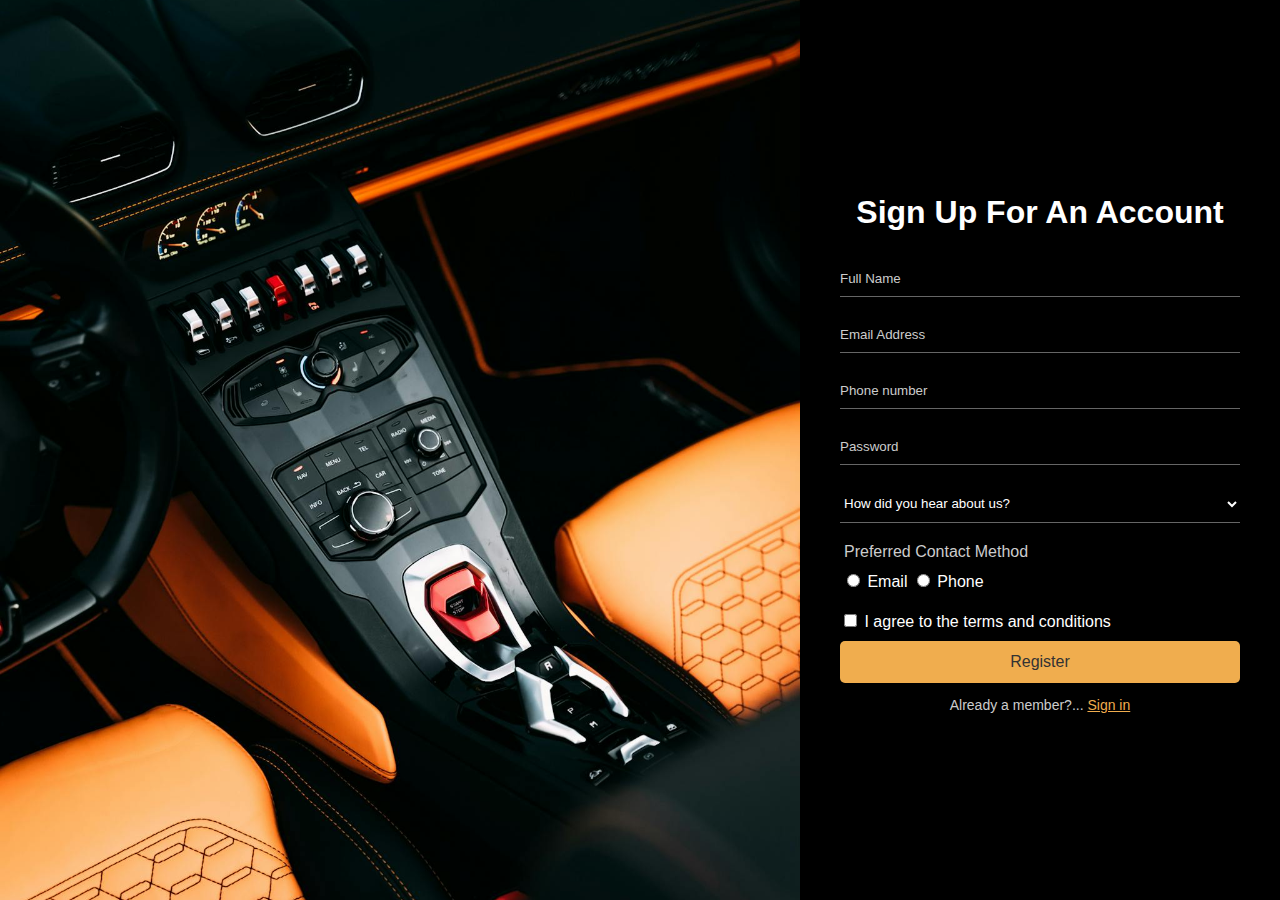
<file: pages/register.html>
<!DOCTYPE html>
<html lang="en">
  <head>
    <meta charset="UTF-8" />
    <meta name="viewport" content="width=device-width, initial-scale=1.0" />
    <title>Sign Up</title>
    <link rel="stylesheet" href="../styles/register.css" />
    <style>
      .error-message {
        color: #f0ad4e;
        font-size: 12px;
        margin-top: -15px;
        margin-bottom: 10px;
        display: none;
      }
    </style>
  </head>
  <body>
    <div class="container">
      <div class="image-section"></div>
      <div class="form-section">
        <h1>Sign Up For An Account</h1>
        <form id="signupForm" action="login.html">
          <input type="text" id="name" name="name" placeholder="Full Name" />
          <div class="error-message" id="nameError">
            Please enter your full name.
          </div>
          <input
            type="text"
            id="email"
            name="email"
            placeholder="Email Address"
          />
          <div class="error-message" id="emailError">
            Please enter a valid email address.
          </div>
          <input type="tel" id="tel" name="tel" placeholder="Phone number" />
          <div class="error-message" id="telError">
            Please enter a valid phone number.
          </div>
          <input
            type="password"
            id="password"
            name="password"
            placeholder="Password"
          />
          <div class="error-message" id="passwordError">
            Password must be at least 8 characters long and contain at least one
            uppercase letter, one lowercase letter, and one digit.
          </div>
          <select id="refer" name="refer">
            <option value="" disabled selected>
              How did you hear about us?
            </option>
            <option value="facebook">Facebook</option>
            <option value="linkedin">Linkedin</option>
            <option value="google">Google</option>
          </select>
          <div class="error-message" id="referError">
            Please select how you heard about us.
          </div>
          <fieldset class="dining-space">
            <legend>Preferred Contact Method</legend>
            <label>
              <input type="radio" name="contact" value="email" />
              Email
            </label>
            <label>
              <input type="radio" name="contact" value="phone" />
              Phone
            </label>
          </fieldset>

          <label>
            <input type="checkbox" id="terms" name="terms" />
            I agree to the terms and conditions
          </label>
          <div class="error-message" id="termsError" style="margin-top: 15px">
            You must agree to the terms and conditions.
          </div>

          <button type="submit" class="book-btn">Register</button>
        </form>
        <p>Already a member?... <a href="login.html">Sign in</a></p>
      </div>
    </div>

    <script src="../js/validation.js"></script>
  </body>
</html>
</file>
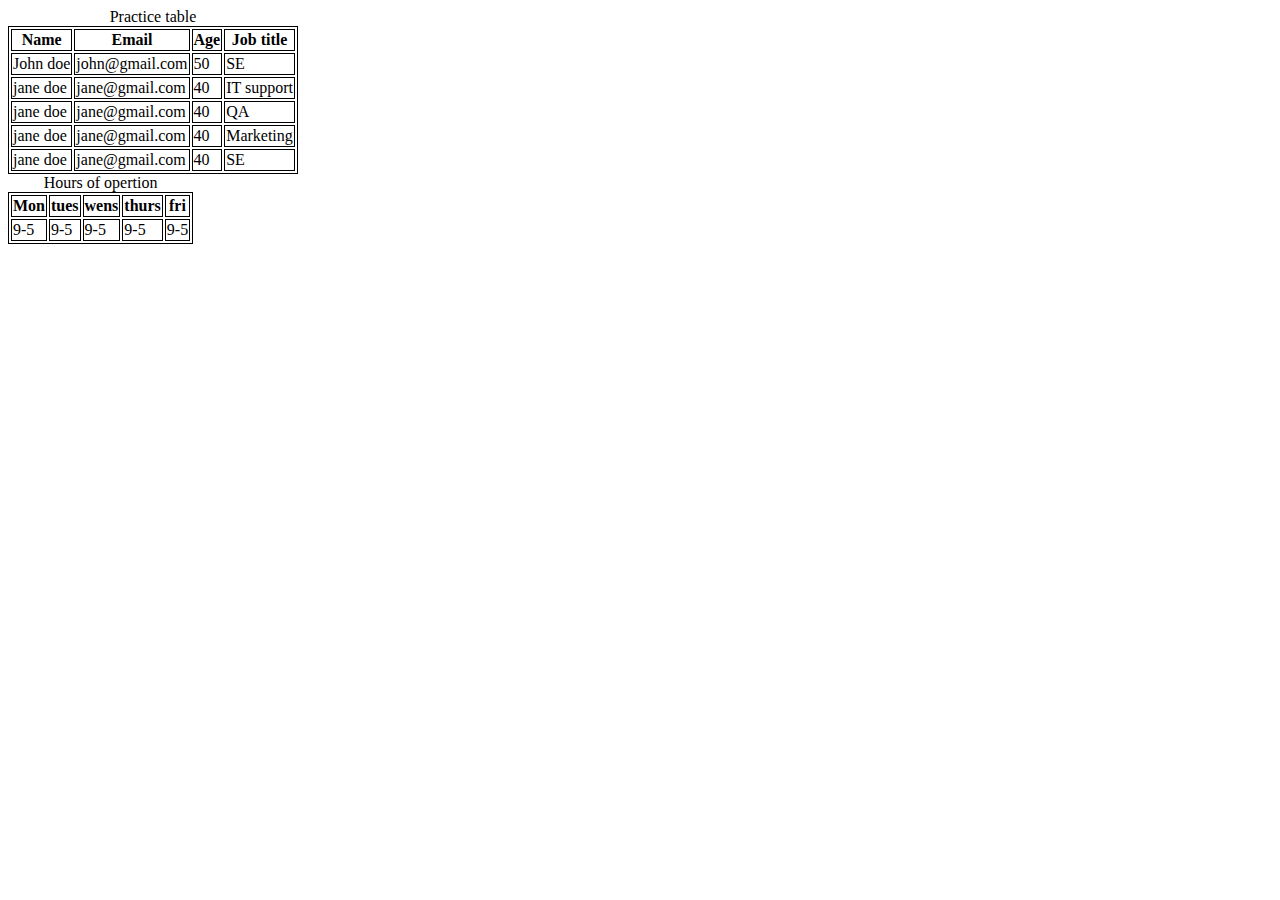
<file: pages/table.html>
<!DOCTYPE html>
<html lang="en">
  <head>
    <meta charset="UTF-8" />
    <meta name="viewport" content="width=device-width, initial-scale=1.0" />
    <title>Document</title>

    <style>
      table,
      th,
      td {
        border: 1px solid black;
      }
    </style>
  </head>
  <body>
    <table border="1">
      <caption>
        Practice table
      </caption>
      <tr>
        <th>Name</th>
        <th>Email</th>
        <th>Age</th>
        <th>Job title</th>
      </tr>
      <tr>
        <td>John doe</td>
        <td>john@gmail.com</td>
        <td>50</td>
        <td>SE</td>
      </tr>
      <tr>
        <td>jane doe</td>
        <td>jane@gmail.com</td>
        <td>40</td>
        <td>IT support</td>
      </tr>
      <tr>
        <td>jane doe</td>
        <td>jane@gmail.com</td>
        <td>40</td>
        <td>QA</td>
      </tr>
      <tr>
        <td>jane doe</td>
        <td>jane@gmail.com</td>
        <td>40</td>
        <td>Marketing</td>
      </tr>
      <tr>
        <td>jane doe</td>
        <td>jane@gmail.com</td>
        <td>40</td>
        <td>SE</td>
      </tr>
    </table>

    <table>
      <caption>
        Hours of opertion
      </caption>
      <tr>
        <th>Mon</th>
        <th>tues</th>
        <th>wens</th>
        <th>thurs</th>
        <th>fri</th>
      </tr>
      <tr>
        <td>9-5</td>
        <td>9-5</td>
        <td>9-5</td>
        <td>9-5</td>
        <td>9-5</td>
      </tr>
    </table>
  </body>
</html>
</file>
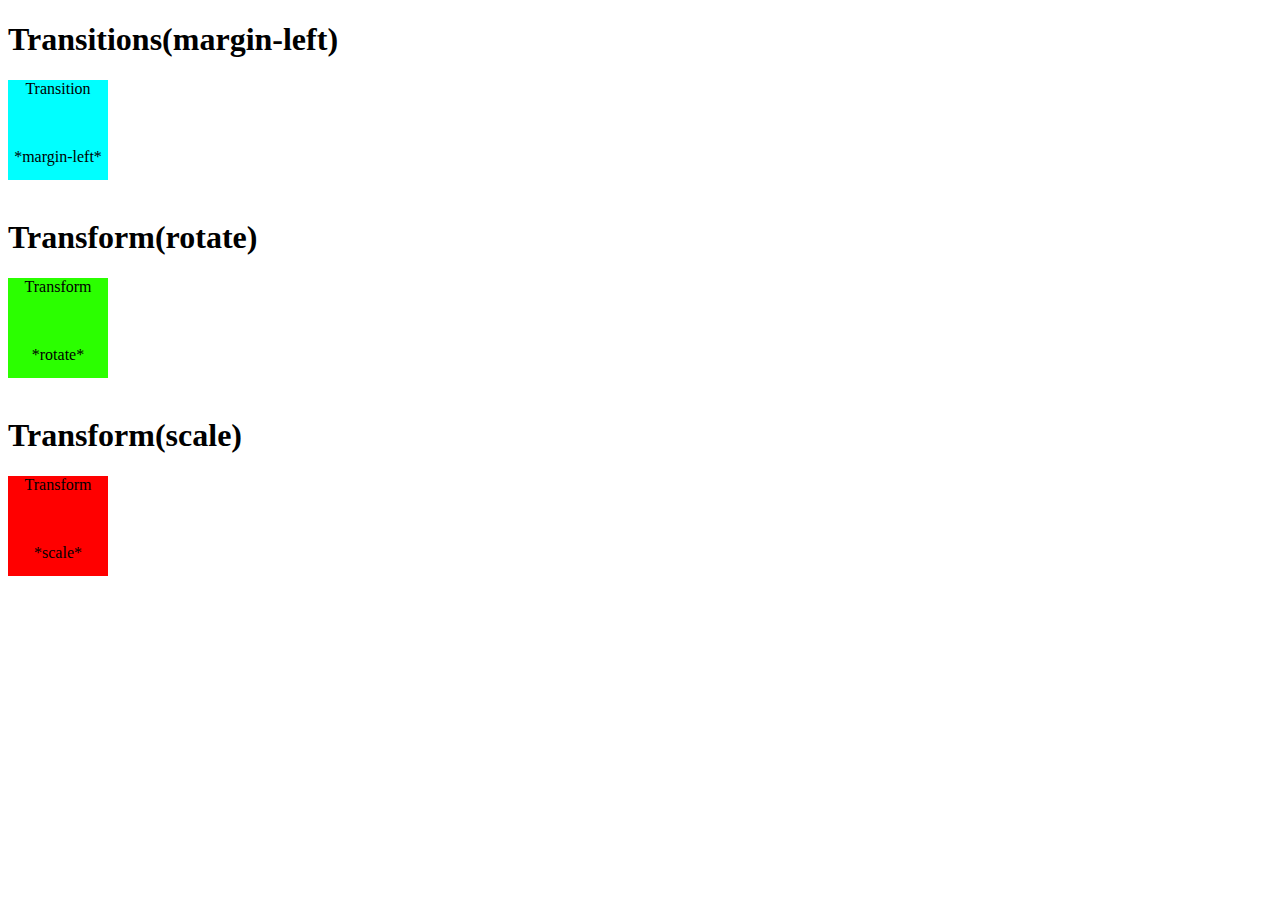
<file: pages/transitions.html>
<!DOCTYPE html>
<html lang="en">
  <head>
    <meta charset="UTF-8" />
    <meta http-equiv="X-UA-Compatible" content="IE=edge" />
    <meta name="viewport" content="width=device-width, initial-scale=1.0" />
    <title>Transitions</title>
    <style>
      .box {
        text-align: center;
        height: 100px;
        width: 100px;
        background-color: aqua;
        transition: margin-left 3s, border-radius 3s, background-color 3s;
      }
      .box:hover {
        margin-left: 500px;
        border-radius: 50%;
        background-color: yellow;
      }

      /* transform using rotation */
      .box2 {
        text-align: center;
        height: 100px;
        width: 100px;
        background-color: rgb(43, 255, 0);
        transition: transform 3s;
      }
      .box2:hover {
        height: 100px;
        width: 100px;
        background-color: rgb(255, 250, 192);
        transform: rotate(90deg);
      }
      /* transform using scale */
      .box3 {
        text-align: center;
        height: 100px;
        width: 100px;
        background-color: rgb(255, 0, 0);
        transition: transform 1s ease-in-out;
      }
      .box3:hover {
        height: 100px;
        width: 100px;
        background-color: rgba(235, 33, 103, 0.452);
        transform: scale(1.5);
      }
    </style>
  </head>
  <body>
    <div>
      <h1>Transitions(margin-left)</h1>
      <div class="box">
        <p>Transition</p>
        <br />
        <p>*margin-left*</p>
      </div>
      <br />
      <!-- transform -->
      <h1>Transform(rotate)</h1>
      <div class="box2">
        <p>Transform</p>
        <br />
        <p>*rotate*</p>
      </div>
      <br />
      <h1>Transform(scale)</h1>
      <div class="box3">
        <p>Transform</p>
        <br />
        <p>*scale*</p>
      </div>
    </div>
  </body>
</html>
</file>
<file: styles/blah.css>
body {
  height: 100vh;
  display: flex;
  justify-content: center;
  align-items: center;
  flex-direction: column;
}

.container {
  height: 400px;
  width: 50%;
  border: 1px solid;
  display: flex;
  flex-wrap: wrap;
  justify-content: space-around;
  align-items: center;
}

.boxes {
  border: 0.1px solid;
  width: 160px;
  height: 80px;
  text-align: center;
  font-size: 30px;
}

#box1 {
  order: 3;
  background-color: green;
}
#box2 {
  order: 2;
  background-color: yellow;
}
#box3 {
  order: 1;
  background-color: pink;
}
</file>
<file: styles/register.css>
body {
  margin: 0;
  padding: 0;
  font-family: Arial, sans-serif;
  height: 100vh;
  background-color: #000;
}

.container {
  display: flex;
  height: 100%;
}

.image-section {
  flex: 2;
  background: url("../images/driver1.jpg") no-repeat center center;
  background-size: cover;
}

.form-section {
  flex: 1;
  background-color: #000;
  color: #fff;
  padding: 40px;
  display: flex;
  flex-direction: column;
  justify-content: center;
}

form {
  display: flex;
  flex-direction: column;
  background-color: transparent;
}

.dining-space {
  border: none;
  padding: 0;
  margin-bottom: 20px;
}

legend {
  color: #ccc;
  padding-bottom: 10px;
}

.book-btn {
  background-color: #f0ad4e;
  color: #333;
  padding: 12px;
  border-radius: 5px;
  border: none;
  cursor: pointer;
  font-size: 16px;
  margin-top: 10px;
  transition: color 0.9s ease, text-shadow 0.9s ease-in-out,
    box-shadow 0.9s ease-in-out;
}

.book-btn:hover {
  background-color: #0c0802;
  color: #ccc;
  text-shadow: 0 0 5px #b0b659, 0 0 10px #b65959, 0 0 15px #b66759,
    0 0 20px #db6034, 0 0 35px #ff2a00, 0 0 40px #db6c34;

  box-shadow: 0 0 5px rgb(255, 183, 165), 0 0 10px #4c150c, 0 0 15px #fb8f03,
    0 0 20px #652e14, 0 0 35px #b76526, 0 0 40px #31200f;
}

p {
  text-align: center;
  font-size: 14px;
  color: #ccc;
}

h1 {
  margin-bottom: 30px;
  text-align: center;
}

option {
  background-color: black;
  color: white;
}

input[type="text"],
input[type="email"],
input[type="password"],
input[type="tel"],
select {
  background-color: transparent;
  border: none;
  border-bottom: 1px solid #666;
  color: #fff;
  padding: 10px 0;
  margin-bottom: 20px;
  transition: border-color 0.3s ease, color 0.3s ease;
}

input:hover,
select:hover {
  color: white;
  border-bottom-color: white;
}

input::placeholder,
select::placeholder {
  color: #ccc;
  transition: color 0.3s ease, text-shadow 0.3s ease;
}

input:hover::placeholder,
select:hover::placeholder {
  color: white;
  text-shadow: 0 0 5px white;
}

input[type="checkbox"],
input[type="radio"] {
  accent-color: #f0ad4e;
}

a {
  color: #f0ad4e;
  transition: color 0.3s ease, text-shadow 0.3s ease;
}

a:hover {
  color: white;
  text-shadow: 0 0 5px white;
}

@media only screen and (max-width: 780px) {
  .image-section {
    flex: 0;
  }
}
</file>
